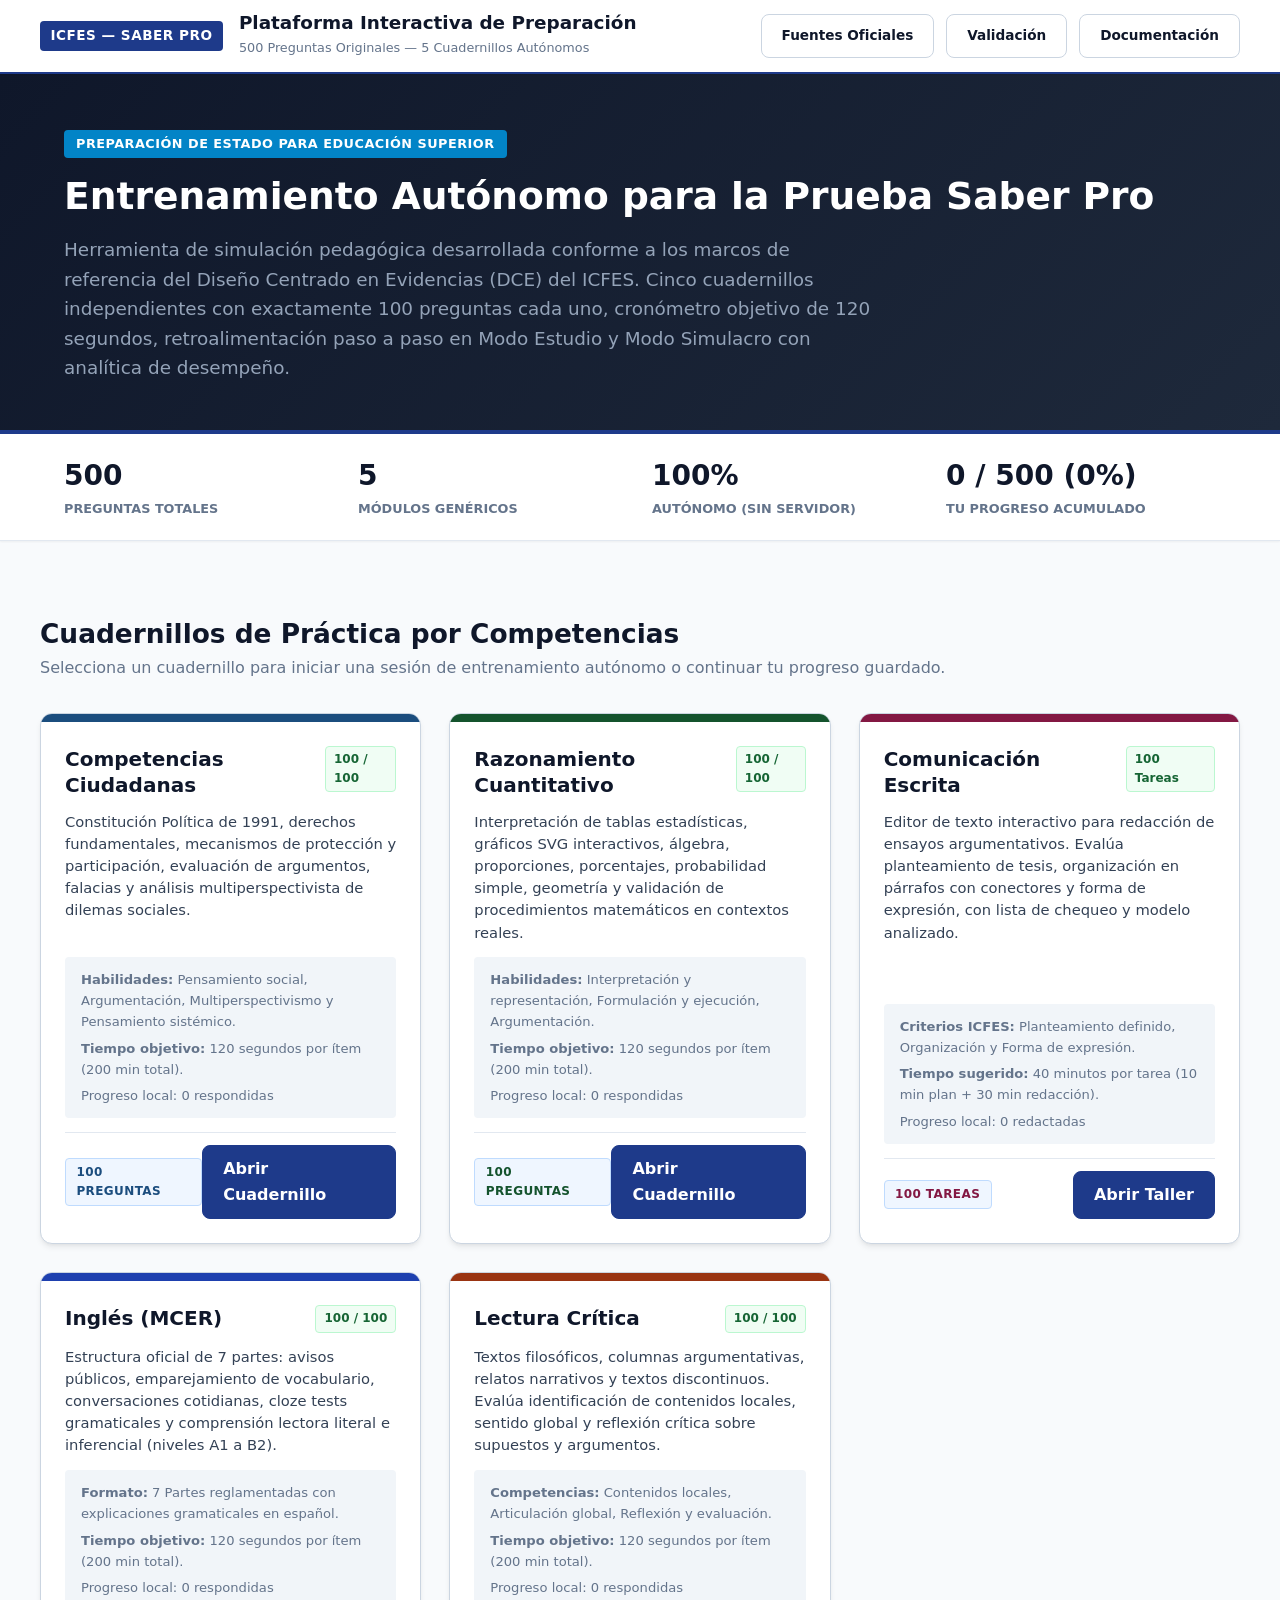
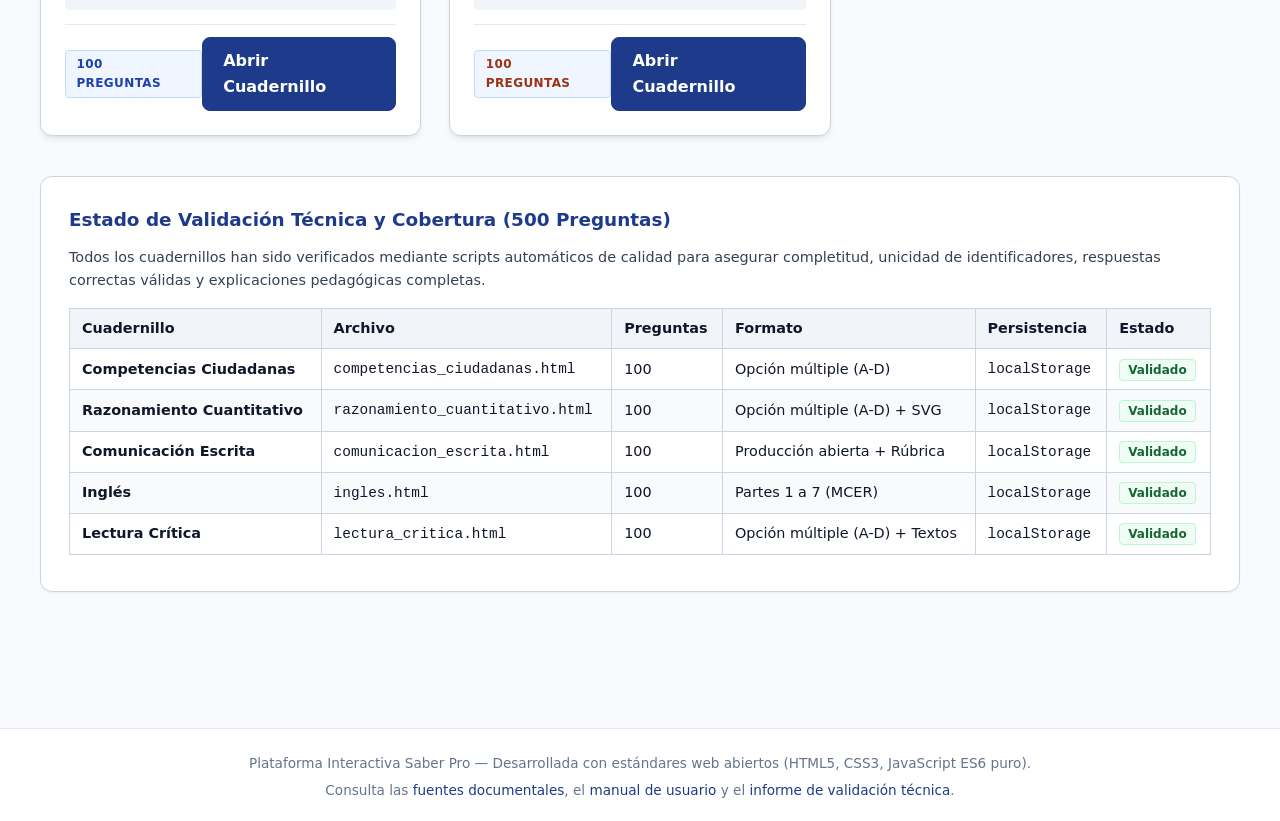
<file: index.html>
<!DOCTYPE html>
<html lang="es">
<head>
  <meta charset="UTF-8">
  <meta name="viewport" content="width=device-width, initial-scale=1.0">
  <title>Plataforma Interactiva Saber Pro — 500 Preguntas</title>
  <link rel="stylesheet" href="css/styles.css">
  <style>
    /* Estilos específicos de la página principal */
    .hero-section {
      background: linear-gradient(135deg, #0f172a 0%, #1e293b 100%);
      color: #ffffff;
      padding: 3.5rem 0 3rem;
      border-bottom: 4px solid var(--theme-primary);
    }
    .hero-badge {
      display: inline-block;
      background: #0284c7;
      color: #ffffff;
      font-size: 0.8rem;
      font-weight: 700;
      padding: 0.25rem 0.75rem;
      border-radius: var(--radius-sm);
      text-transform: uppercase;
      letter-spacing: 0.5px;
      margin-bottom: 1rem;
    }
    .hero-title {
      font-size: 2.35rem;
      font-weight: 900;
      line-height: 1.2;
      margin-bottom: 1rem;
    }
    .hero-subtitle {
      font-size: 1.15rem;
      color: #94a3b8;
      max-width: 820px;
      line-height: 1.6;
    }

    .stats-bar-banner {
      background: #ffffff;
      border-bottom: 1px solid var(--border-light);
      padding: 1.25rem 0;
      box-shadow: var(--shadow-sm);
    }
    .stats-bar-grid {
      display: grid;
      grid-template-columns: repeat(auto-fit, minmax(200px, 1fr));
      gap: 1.5rem;
    }
    .stat-banner-item {
      display: flex;
      flex-direction: column;
    }
    .stat-banner-val {
      font-size: 1.75rem;
      font-weight: 800;
      color: #0f172a;
    }
    .stat-banner-label {
      font-size: 0.8rem;
      font-weight: 600;
      color: var(--text-muted);
      text-transform: uppercase;
    }

    /* Tarjetas de Cuadernillos */
    .modules-section {
      padding: 3rem 0;
    }
    .section-title-box {
      margin-bottom: 2rem;
    }
    .section-title {
      font-size: 1.65rem;
      font-weight: 800;
      color: var(--text-main);
    }
    .section-desc {
      color: var(--text-muted);
      font-size: 1rem;
    }

    .modules-grid {
      display: grid;
      grid-template-columns: repeat(auto-fit, minmax(320px, 1fr));
      gap: 1.75rem;
    }

    .module-card {
      background: var(--bg-surface);
      border-radius: var(--radius-lg);
      border: 1px solid var(--border-medium);
      box-shadow: var(--shadow-md);
      display: flex;
      flex-direction: column;
      overflow: hidden;
      transition: transform 0.2s ease, box-shadow 0.2s ease;
      position: relative;
    }
    .module-card:hover {
      transform: translateY(-4px);
      box-shadow: var(--shadow-lg);
    }

    .card-stripe {
      height: 8px;
      width: 100%;
    }
    .stripe-ciudadanas { background: var(--module-ciud); }
    .stripe-cuantitativo { background: var(--module-cuant); }
    .stripe-escrita { background: var(--module-escr); }
    .stripe-ingles { background: var(--module-ing); }
    .stripe-critica { background: var(--module-crit); }

    .module-card-body {
      padding: 1.5rem;
      display: flex;
      flex-direction: column;
      flex: 1;
      gap: 0.85rem;
    }

    .module-card-header {
      display: flex;
      justify-content: space-between;
      align-items: flex-start;
      gap: 0.5rem;
    }
    .module-card-title {
      font-size: 1.25rem;
      font-weight: 700;
      color: var(--text-main);
      line-height: 1.3;
    }
    .module-card-desc {
      font-size: 0.92rem;
      color: var(--text-secondary);
      line-height: 1.5;
    }

    .module-meta-list {
      display: flex;
      flex-direction: column;
      gap: 0.35rem;
      font-size: 0.82rem;
      color: var(--text-muted);
      background: var(--bg-subtle);
      padding: 0.75rem 1rem;
      border-radius: var(--radius-sm);
      margin-top: auto;
    }

    .module-progress-box {
      margin-top: 0.5rem;
    }

    .card-action-bar {
      padding-top: 0.75rem;
      border-top: 1px solid var(--border-light);
      display: flex;
      justify-content: space-between;
      align-items: center;
    }

    .badge-status {
      font-size: 0.75rem;
      font-weight: 600;
      padding: 0.2rem 0.5rem;
      border-radius: 4px;
      background: #f0fdf4;
      color: #166534;
      border: 1px solid #bbf7d0;
    }

    /* Tabla de Validación de los 5 Cuadernillos */
    .validation-table-box {
      background: var(--bg-surface);
      border-radius: var(--radius-lg);
      border: 1px solid var(--border-medium);
      padding: 1.75rem;
      margin: 2.5rem 0;
      box-shadow: var(--shadow-sm);
    }
  </style>
</head>
<body>

  <!-- Cabecera Institucional Superior -->
  <header class="site-header">
    <div class="container header-inner">
      <div class="brand-wrapper">
        <span class="brand-badge">ICFES — SABER PRO</span>
        <div>
          <h1 class="brand-title">Plataforma Interactiva de Preparación</h1>
          <span class="brand-subtitle">500 Preguntas Originales — 5 Cuadernillos Autónomos</span>
        </div>
      </div>
      <div class="header-controls">
        <a href="fuentes.md" class="btn-nav" style="font-size:0.85rem;" target="_blank">Fuentes Oficiales</a>
        <a href="validacion.md" class="btn-nav" style="font-size:0.85rem;" target="_blank">Validación</a>
        <a href="README.md" class="btn-nav" style="font-size:0.85rem;" target="_blank">Documentación</a>
      </div>
    </div>
  </header>

  <!-- Banner Hero Principal -->
  <section class="hero-section">
    <div class="container">
      <span class="hero-badge">Preparación de Estado para Educación Superior</span>
      <h2 class="hero-title">Entrenamiento Autónomo para la Prueba Saber Pro</h2>
      <p class="hero-subtitle">
        Herramienta de simulación pedagógica desarrollada conforme a los marcos de referencia del Diseño Centrado en Evidencias (DCE) del ICFES. 
        Cinco cuadernillos independientes con exactamente 100 preguntas cada uno, cronómetro objetivo de 120 segundos, 
        retroalimentación paso a paso en Modo Estudio y Modo Simulacro con analítica de desempeño.
      </p>
    </div>
  </section>

  <!-- Barra de Estadísticas y Avance Global -->
  <section class="stats-bar-banner">
    <div class="container stats-bar-grid">
      <div class="stat-banner-item">
        <span class="stat-banner-val">500</span>
        <span class="stat-banner-label">Preguntas Totales</span>
      </div>
      <div class="stat-banner-item">
        <span class="stat-banner-val">5</span>
        <span class="stat-banner-label">Módulos Genéricos</span>
      </div>
      <div class="stat-banner-item">
        <span class="stat-banner-val">100%</span>
        <span class="stat-banner-label">Autónomo (Sin Servidor)</span>
      </div>
      <div class="stat-banner-item">
        <span class="stat-banner-val" id="global-progress-number">0 / 500</span>
        <span class="stat-banner-label">Tu Progreso Acumulado</span>
      </div>
    </div>
  </section>

  <!-- Contenido Principal: Cuadernillos -->
  <main class="main-content">
    <div class="container modules-section">
      <div class="section-title-box">
        <h3 class="section-title">Cuadernillos de Práctica por Competencias</h3>
        <p class="section-desc">Selecciona un cuadernillo para iniciar una sesión de entrenamiento autónomo o continuar tu progreso guardado.</p>
      </div>

      <div class="modules-grid">

        <!-- Cuadernillo 1: Competencias Ciudadanas -->
        <article class="module-card">
          <div class="card-stripe stripe-ciudadanas"></div>
          <div class="module-card-body">
            <div class="module-card-header">
              <h4 class="module-card-title">Competencias Ciudadanas</h4>
              <span class="badge-status">100 / 100</span>
            </div>
            <p class="module-card-desc">
              Constitución Política de 1991, derechos fundamentales, mecanismos de protección y participación, 
              evaluación de argumentos, falacias y análisis multiperspectivista de dilemas sociales.
            </p>
            <div class="module-meta-list">
              <div><strong>Habilidades:</strong> Pensamiento social, Argumentación, Multiperspectivismo y Pensamiento sistémico.</div>
              <div><strong>Tiempo objetivo:</strong> 120 segundos por ítem (200 min total).</div>
              <div id="status-ciud">Progreso local: 0 respondidas</div>
            </div>
            <div class="card-action-bar">
              <span class="badge badge-module" style="color:var(--module-ciud);">100 Preguntas</span>
              <a href="competencias_ciudadanas.html" class="btn-nav btn-primary">Abrir Cuadernillo</a>
            </div>
          </div>
        </article>

        <!-- Cuadernillo 2: Razonamiento Cuantitativo -->
        <article class="module-card">
          <div class="card-stripe stripe-cuantitativo"></div>
          <div class="module-card-body">
            <div class="module-card-header">
              <h4 class="module-card-title">Razonamiento Cuantitativo</h4>
              <span class="badge-status">100 / 100</span>
            </div>
            <p class="module-card-desc">
              Interpretación de tablas estadísticas, gráficos SVG interactivos, álgebra, proporciones, porcentajes, 
              probabilidad simple, geometría y validación de procedimientos matemáticos en contextos reales.
            </p>
            <div class="module-meta-list">
              <div><strong>Habilidades:</strong> Interpretación y representación, Formulación y ejecución, Argumentación.</div>
              <div><strong>Tiempo objetivo:</strong> 120 segundos por ítem (200 min total).</div>
              <div id="status-cuant">Progreso local: 0 respondidas</div>
            </div>
            <div class="card-action-bar">
              <span class="badge badge-module" style="color:var(--module-cuant);">100 Preguntas</span>
              <a href="razonamiento_cuantitativo.html" class="btn-nav btn-primary">Abrir Cuadernillo</a>
            </div>
          </div>
        </article>

        <!-- Cuadernillo 3: Comunicación Escrita -->
        <article class="module-card">
          <div class="card-stripe stripe-escrita"></div>
          <div class="module-card-body">
            <div class="module-card-header">
              <h4 class="module-card-title">Comunicación Escrita</h4>
              <span class="badge-status">100 Tareas</span>
            </div>
            <p class="module-card-desc">
              Editor de texto interactivo para redacción de ensayos argumentativos. Evalúa planteamiento de tesis, 
              organización en párrafos con conectores y forma de expresión, con lista de chequeo y modelo analizado.
            </p>
            <div class="module-meta-list">
              <div><strong>Criterios ICFES:</strong> Planteamiento definido, Organización y Forma de expresión.</div>
              <div><strong>Tiempo sugerido:</strong> 40 minutos por tarea (10 min plan + 30 min redacción).</div>
              <div id="status-escr">Progreso local: 0 redactadas</div>
            </div>
            <div class="card-action-bar">
              <span class="badge badge-module" style="color:var(--module-escr);">100 Tareas</span>
              <a href="comunicacion_escrita.html" class="btn-nav btn-primary">Abrir Taller</a>
            </div>
          </div>
        </article>

        <!-- Cuadernillo 4: Inglés -->
        <article class="module-card">
          <div class="card-stripe stripe-ingles"></div>
          <div class="module-card-body">
            <div class="module-card-header">
              <h4 class="module-card-title">Inglés (MCER)</h4>
              <span class="badge-status">100 / 100</span>
            </div>
            <p class="module-card-desc">
              Estructura oficial de 7 partes: avisos públicos, emparejamiento de vocabulario, conversaciones cotidianas, 
              cloze tests gramaticales y comprensión lectora literal e inferencial (niveles A1 a B2).
            </p>
            <div class="module-meta-list">
              <div><strong>Formato:</strong> 7 Partes reglamentadas con explicaciones gramaticales en español.</div>
              <div><strong>Tiempo objetivo:</strong> 120 segundos por ítem (200 min total).</div>
              <div id="status-ing">Progreso local: 0 respondidas</div>
            </div>
            <div class="card-action-bar">
              <span class="badge badge-module" style="color:var(--module-ing);">100 Preguntas</span>
              <a href="ingles.html" class="btn-nav btn-primary">Abrir Cuadernillo</a>
            </div>
          </div>
        </article>

        <!-- Cuadernillo 5: Lectura Crítica -->
        <article class="module-card">
          <div class="card-stripe stripe-critica"></div>
          <div class="module-card-body">
            <div class="module-card-header">
              <h4 class="module-card-title">Lectura Crítica</h4>
              <span class="badge-status">100 / 100</span>
            </div>
            <p class="module-card-desc">
              Textos filosóficos, columnas argumentativas, relatos narrativos y textos discontinuos. 
              Evalúa identificación de contenidos locales, sentido global y reflexión crítica sobre supuestos y argumentos.
            </p>
            <div class="module-meta-list">
              <div><strong>Competencias:</strong> Contenidos locales, Articulación global, Reflexión y evaluación.</div>
              <div><strong>Tiempo objetivo:</strong> 120 segundos por ítem (200 min total).</div>
              <div id="status-crit">Progreso local: 0 respondidas</div>
            </div>
            <div class="card-action-bar">
              <span class="badge badge-module" style="color:var(--module-crit);">100 Preguntas</span>
              <a href="lectura_critica.html" class="btn-nav btn-primary">Abrir Cuadernillo</a>
            </div>
          </div>
        </article>

      </div>

      <!-- Cuadro de Validación y Calidad Técnica -->
      <section class="validation-table-box">
        <h4 style="font-size:1.15rem; font-weight:700; margin-bottom:0.75rem; color:var(--theme-primary);">
          Estado de Validación Técnica y Cobertura (500 Preguntas)
        </h4>
        <p style="font-size:0.9rem; color:var(--text-secondary); margin-bottom:1rem;">
          Todos los cuadernillos han sido verificados mediante scripts automáticos de calidad para asegurar completitud, 
          unicidad de identificadores, respuestas correctas válidas y explicaciones pedagógicas completas.
        </p>

        <table class="data-table">
          <thead>
            <tr>
              <th>Cuadernillo</th>
              <th>Archivo</th>
              <th>Preguntas</th>
              <th>Formato</th>
              <th>Persistencia</th>
              <th>Estado</th>
            </tr>
          </thead>
          <tbody>
            <tr>
              <td><strong>Competencias Ciudadanas</strong></td>
              <td><code>competencias_ciudadanas.html</code></td>
              <td>100</td>
              <td>Opción múltiple (A-D)</td>
              <td><code>localStorage</code></td>
              <td><span class="badge-status">Validado</span></td>
            </tr>
            <tr>
              <td><strong>Razonamiento Cuantitativo</strong></td>
              <td><code>razonamiento_cuantitativo.html</code></td>
              <td>100</td>
              <td>Opción múltiple (A-D) + SVG</td>
              <td><code>localStorage</code></td>
              <td><span class="badge-status">Validado</span></td>
            </tr>
            <tr>
              <td><strong>Comunicación Escrita</strong></td>
              <td><code>comunicacion_escrita.html</code></td>
              <td>100</td>
              <td>Producción abierta + Rúbrica</td>
              <td><code>localStorage</code></td>
              <td><span class="badge-status">Validado</span></td>
            </tr>
            <tr>
              <td><strong>Inglés</strong></td>
              <td><code>ingles.html</code></td>
              <td>100</td>
              <td>Partes 1 a 7 (MCER)</td>
              <td><code>localStorage</code></td>
              <td><span class="badge-status">Validado</span></td>
            </tr>
            <tr>
              <td><strong>Lectura Crítica</strong></td>
              <td><code>lectura_critica.html</code></td>
              <td>100</td>
              <td>Opción múltiple (A-D) + Textos</td>
              <td><code>localStorage</code></td>
              <td><span class="badge-status">Validado</span></td>
            </tr>
          </tbody>
        </table>
      </section>

    </div>
  </main>

  <!-- Pie de Página Institucional -->
  <footer class="site-footer">
    <div class="container">
      <p>Plataforma Interactiva Saber Pro — Desarrollada con estándares web abiertos (HTML5, CSS3, JavaScript ES6 puro).</p>
      <p style="margin-top:0.35rem;">
        Consulta las <a href="fuentes.md" target="_blank">fuentes documentales</a>, el <a href="README.md" target="_blank">manual de usuario</a> 
        y el <a href="validacion.md" target="_blank">informe de validación técnica</a>.
      </p>
    </div>
  </footer>

  <!-- Script para leer progreso acumulado en localStorage -->
  <script>
    document.addEventListener('DOMContentLoaded', () => {
      const modules = [
        { key: 'saber_pro_ciudadanas_v1', idElem: 'status-ciud', label: 'respondidas' },
        { key: 'saber_pro_cuantitativo_v1', idElem: 'status-cuant', label: 'respondidas' },
        { key: 'saber_pro_escrita_v1', idElem: 'status-escr', label: 'redactadas' },
        { key: 'saber_pro_ingles_v1', idElem: 'status-ing', label: 'respondidas' },
        { key: 'saber_pro_critica_v1', idElem: 'status-crit', label: 'respondidas' }
      ];

      let totalAnswered = 0;

      modules.forEach(m => {
        try {
          const raw = localStorage.getItem(m.key);
          if (raw) {
            const data = JSON.parse(raw);
            const count = Object.keys(data.answers || {}).length;
            totalAnswered += count;
            const el = document.getElementById(m.idElem);
            if (el) {
              el.innerHTML = `<strong>Progreso local:</strong> ${count} de 100 ${m.label} (${count}%)`;
            }
          }
        } catch (e) {
          console.warn('Error leyendo progreso:', e);
        }
      });

      const globalProgressEl = document.getElementById('global-progress-number');
      if (globalProgressEl) {
        const pct = Math.round((totalAnswered / 500) * 100);
        globalProgressEl.textContent = `${totalAnswered} / 500 (${pct}%)`;
      }
    });
  </script>
</body>
</html>
</file>
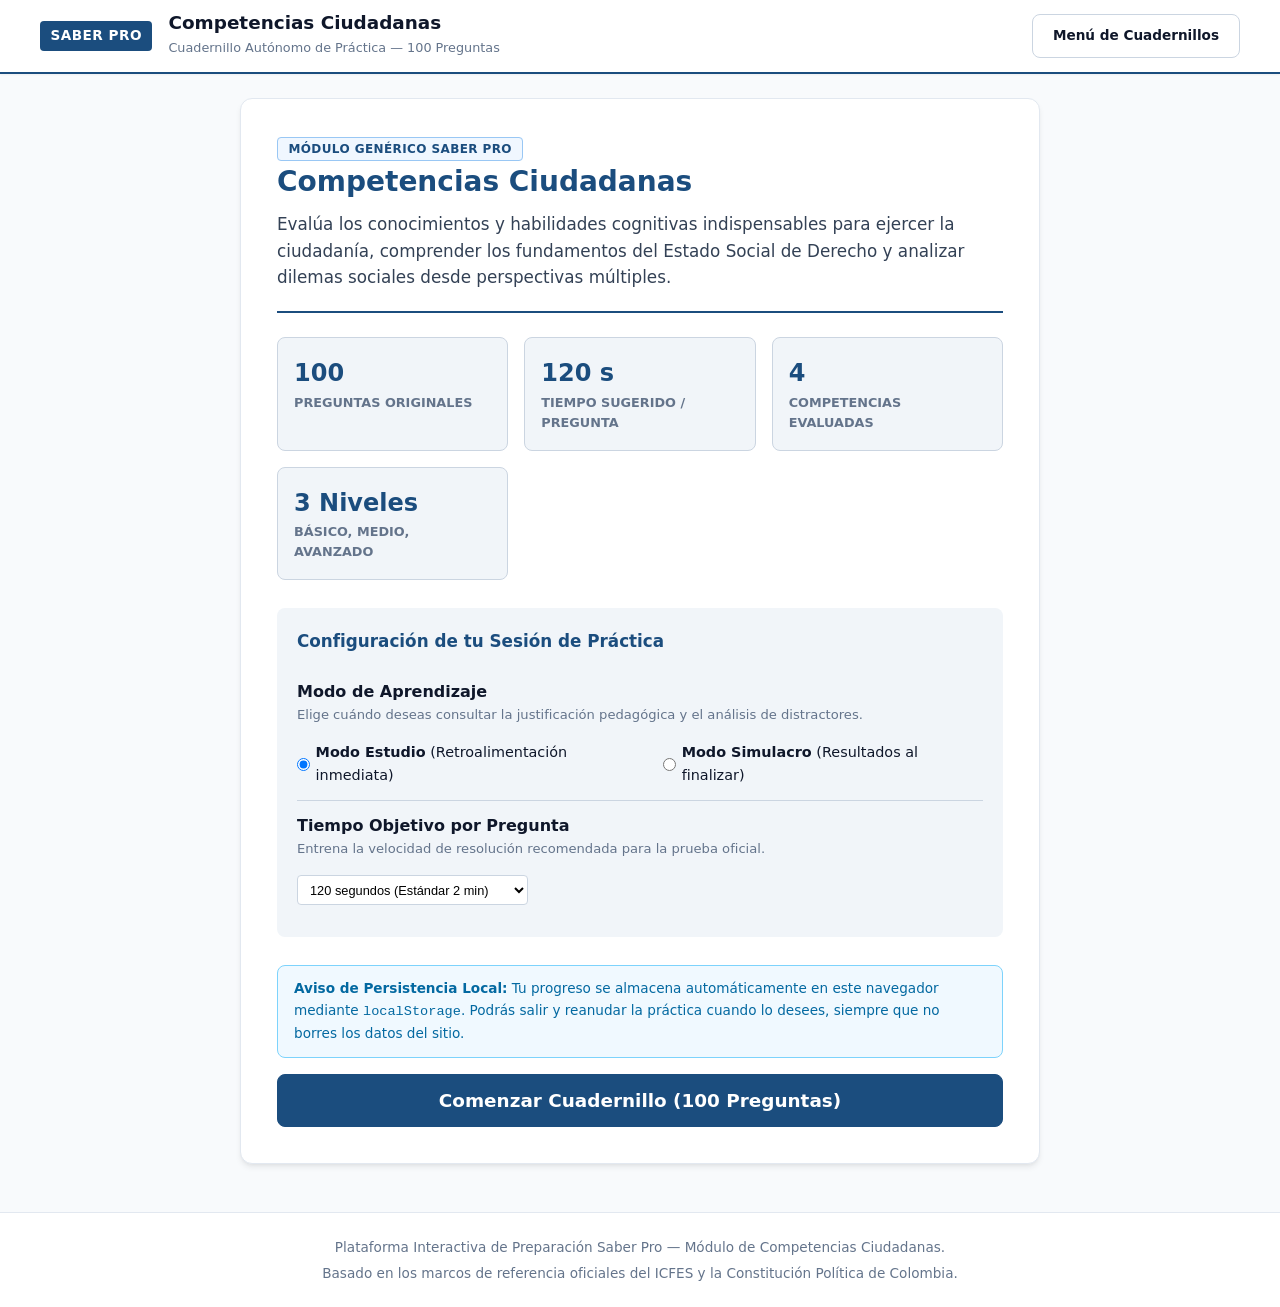
<file: competencias_ciudadanas.html>
<!DOCTYPE html>
<html lang="es">
<head>
  <meta charset="UTF-8">
  <meta name="viewport" content="width=device-width, initial-scale=1.0">
  <title>Competencias Ciudadanas — Saber Pro 100 Preguntas</title>
  <link rel="stylesheet" href="css/styles.css">
</head>
<body class="theme-ciudadanas">

  <!-- Cabecera Institucional Superior -->
  <header class="site-header">
    <div class="container header-inner">
      <div class="brand-wrapper">
        <a href="index.html" class="brand-badge" title="Volver al menú principal">SABER PRO</a>
        <div>
          <h1 class="brand-title">Competencias Ciudadanas</h1>
          <span class="brand-subtitle">Cuadernillo Autónomo de Práctica — 100 Preguntas</span>
        </div>
      </div>
      <div class="header-controls">
        <a href="index.html" class="btn-nav" style="font-size:0.85rem;">Menú de Cuadernillos</a>
      </div>
    </div>
  </header>

  <!-- Barra de Cronómetro y Progreso -->
  <div id="timer-bar-wrapper" class="timer-bar-wrapper" style="display:none;">
    <div class="container timer-bar">
      <div class="timer-box">
        <span class="timer-label">Tiempo</span>
        <span id="timer-display" class="timer-display">02:00</span>
        <div class="timer-controls-btns">
          <button id="btn-pause-timer" class="btn-icon" title="Pausar o reanudar el cronómetro">Pausar</button>
        </div>
      </div>

      <div class="progress-info-group">
        <div class="progress-text-row">
          <span id="progress-text">0 de 100 respondidas (0%)</span>
          <span style="font-size:0.75rem; color:var(--text-muted);">Referencia total: 200 min</span>
        </div>
        <div class="progress-track">
          <div id="progress-fill" class="progress-fill"></div>
        </div>
        <div class="time-track">
          <div id="time-fill" class="time-fill"></div>
        </div>
      </div>

      <div class="header-action-group">
        <button id="btn-finish" class="btn-nav btn-finish">Finalizar</button>
      </div>
    </div>
  </div>

  <!-- Contenido Principal -->
  <main class="main-content">
    <div class="container">

      <!-- VISTA INICIAL: Pantalla de Bienvenida y Configuración -->
      <section id="start-view" class="view-panel start-view">
        <div class="start-header">
          <span class="badge badge-module">Módulo Genérico Saber Pro</span>
          <h2 class="start-title">Competencias Ciudadanas</h2>
          <p class="start-desc">
            Evalúa los conocimientos y habilidades cognitivas indispensables para ejercer la ciudadanía, 
            comprender los fundamentos del Estado Social de Derecho y analizar dilemas sociales desde perspectivas múltiples.
          </p>
        </div>

        <div id="resume-session-box"></div>

        <div class="info-cards-grid">
          <div class="info-card">
            <div class="info-card-val">100</div>
            <div class="info-card-label">Preguntas Originales</div>
          </div>
          <div class="info-card">
            <div class="info-card-val">120 s</div>
            <div class="info-card-label">Tiempo Sugerido / Pregunta</div>
          </div>
          <div class="info-card">
            <div class="info-card-val">4</div>
            <div class="info-card-label">Competencias Evaluadas</div>
          </div>
          <div class="info-card">
            <div class="info-card-val">3 Niveles</div>
            <div class="info-card-label">Básico, Medio, Avanzado</div>
          </div>
        </div>

        <div class="config-section">
          <h3 style="margin-bottom:0.75rem; font-size:1.05rem; color:var(--theme-primary);">Configuración de tu Sesión de Práctica</h3>
          
          <div class="config-row">
            <div>
              <div class="config-label">Modo de Aprendizaje</div>
              <div class="config-desc">Elige cuándo deseas consultar la justificación pedagógica y el análisis de distractores.</div>
            </div>
            <div style="display:flex; gap:1rem;">
              <label style="display:flex; align-items:center; gap:0.35rem; font-size:0.9rem; cursor:pointer;">
                <input type="radio" name="quiz-mode" value="study" checked>
                <span><strong>Modo Estudio</strong> (Retroalimentación inmediata)</span>
              </label>
              <label style="display:flex; align-items:center; gap:0.35rem; font-size:0.9rem; cursor:pointer;">
                <input type="radio" name="quiz-mode" value="simulacro">
                <span><strong>Modo Simulacro</strong> (Resultados al finalizar)</span>
              </label>
            </div>
          </div>

          <div class="config-row">
            <div>
              <div class="config-label">Tiempo Objetivo por Pregunta</div>
              <div class="config-desc">Entrena la velocidad de resolución recomendada para la prueba oficial.</div>
            </div>
            <div>
              <select id="select-target-time" class="filter-select" style="min-width:180px;">
                <option value="120" selected>120 segundos (Estándar 2 min)</option>
                <option value="90">90 segundos (Práctica Rápida)</option>
                <option value="180">180 segundos (Práctica Pausada)</option>
                <option value="0">Sin límite de tiempo</option>
              </select>
            </div>
          </div>
        </div>

        <div class="notice-box">
          <strong>Aviso de Persistencia Local:</strong> Tu progreso se almacena automáticamente en este navegador mediante <code>localStorage</code>. 
          Podrás salir y reanudar la práctica cuando lo desees, siempre que no borres los datos del sitio.
        </div>

        <button id="btn-start-quiz" class="btn-nav btn-primary btn-cta">Comenzar Cuadernillo (100 Preguntas)</button>
      </section>

      <!-- VISTA DEL CUADERNILLO ACTIVO -->
      <section id="quiz-view" class="quiz-layout" style="display:none;">
        <div id="review-banner" style="display:none; grid-column: 1 / -1;"></div>

        <!-- Columna Izquierda: Tarjeta de Pregunta -->
        <div class="question-card" id="question-card">
          <div class="question-meta-bar">
            <div class="meta-badges">
              <span id="question-number" class="badge" style="background:var(--text-main); color:#fff;">Pregunta 1 de 100</span>
              <span id="badge-competencia" class="badge badge-module">Pensamiento social</span>
              <span id="badge-dificultad" class="badge badge-difficulty-intermedio">Intermedio</span>
              <span id="badge-part" class="badge badge-part" style="display:none;"></span>
            </div>
            <div>
              <button id="btn-flag" class="btn-flag">Marcar para revisar</button>
            </div>
          </div>

          <!-- Contexto o Caso Ciudadano -->
          <div id="question-context" class="question-context-box" style="display:none;"></div>

          <!-- Gráficos o Tablas -->
          <div id="question-graphic" class="graphic-container" style="display:none;"></div>

          <!-- Enunciado de la Pregunta -->
          <div id="question-prompt" class="question-prompt"></div>

          <!-- Opciones de Respuesta -->
          <div id="options-container" class="options-group" role="radiogroup" aria-label="Opciones de respuesta"></div>

          <!-- Tarjeta de Retroalimentación -->
          <div id="feedback-card" class="feedback-card" style="display:none;"></div>

          <!-- Barra de Navegación Inferior -->
          <div class="question-actions-bar">
            <button id="btn-prev" class="btn-nav">Anterior</button>
            <div style="display:flex; gap:0.5rem;">
              <button id="btn-next" class="btn-nav btn-primary">Siguiente</button>
            </div>
          </div>
        </div>

        <!-- Columna Derecha: Barra Lateral con Filtros y Cuadrícula -->
        <aside class="sidebar-panel">
          <div class="sidebar-title">
            <span>Navegación de Preguntas</span>
            <span style="font-size:0.8rem; color:var(--text-muted);">100 Ítems</span>
          </div>

          <div class="stats-legend">
            <div class="legend-item"><span class="legend-dot dot-answered"></span> Respondida</div>
            <div class="legend-item"><span class="legend-dot dot-pending"></span> Pendiente</div>
            <div class="legend-item"><span class="legend-dot dot-flagged"></span> Marcada</div>
            <div class="legend-item"><span class="legend-dot dot-current"></span> Actual</div>
          </div>

          <div class="filter-group">
            <label for="filter-skill">Filtrar por Competencia:</label>
            <select id="filter-skill" class="filter-select">
              <option value="all">Todas las competencias</option>
            </select>
          </div>

          <div class="filter-group">
            <label for="filter-difficulty">Filtrar por Dificultad:</label>
            <select id="filter-difficulty" class="filter-select">
              <option value="all">Todas las dificultades</option>
              <option value="Básico">Básico</option>
              <option value="Intermedio">Intermedio</option>
              <option value="Avanzado">Avanzado</option>
            </select>
          </div>

          <div id="question-grid" class="question-grid" aria-label="Cuadrícula de 100 preguntas"></div>
        </aside>
      </section>

      <!-- VISTA DE RESULTADOS -->
      <section id="results-view" style="display:none;"></section>

    </div>
  </main>

  <!-- Modal Accesible de Confirmación para Finalizar -->
  <div id="finish-modal" class="modal-overlay" role="dialog" aria-modal="true" aria-labelledby="modal-title">
    <div class="modal-dialog">
      <h3 id="modal-title" class="modal-title">¿Deseas finalizar este cuadernillo?</h3>
      <div id="modal-summary" class="modal-body"></div>
      <div class="modal-actions">
        <button id="btn-cancel-finish" class="btn-nav">Continuar practicando</button>
        <button id="btn-confirm-finish" class="btn-nav btn-primary">Sí, finalizar y ver informe</button>
      </div>
    </div>
  </div>

  <footer class="site-footer">
    <div class="container">
      <p>Plataforma Interactiva de Preparación Saber Pro — Módulo de Competencias Ciudadanas.</p>
      <p style="margin-top:0.25rem;">Basado en los marcos de referencia oficiales del ICFES y la Constitución Política de Colombia.</p>
    </div>
  </footer>

  <!-- Scripts -->
  <script src="js/data/competencias_ciudadanas.js"></script>
  <script src="js/app.js"></script>
  <script>
    document.addEventListener('DOMContentLoaded', () => {
      if (window.PREGUNTAS_COMPETENCIAS_CIUDADANAS && window.SaberProQuiz) {
        new window.SaberProQuiz({
          moduleId: 'ciudadanas',
          moduleName: 'Competencias Ciudadanas',
          questions: window.PREGUNTAS_COMPETENCIAS_CIUDADANAS,
          isWritingModule: false
        });
      } else {
        console.error('Error al cargar datos de Competencias Ciudadanas.');
      }
    });
  </script>
</body>
</html>
</file>
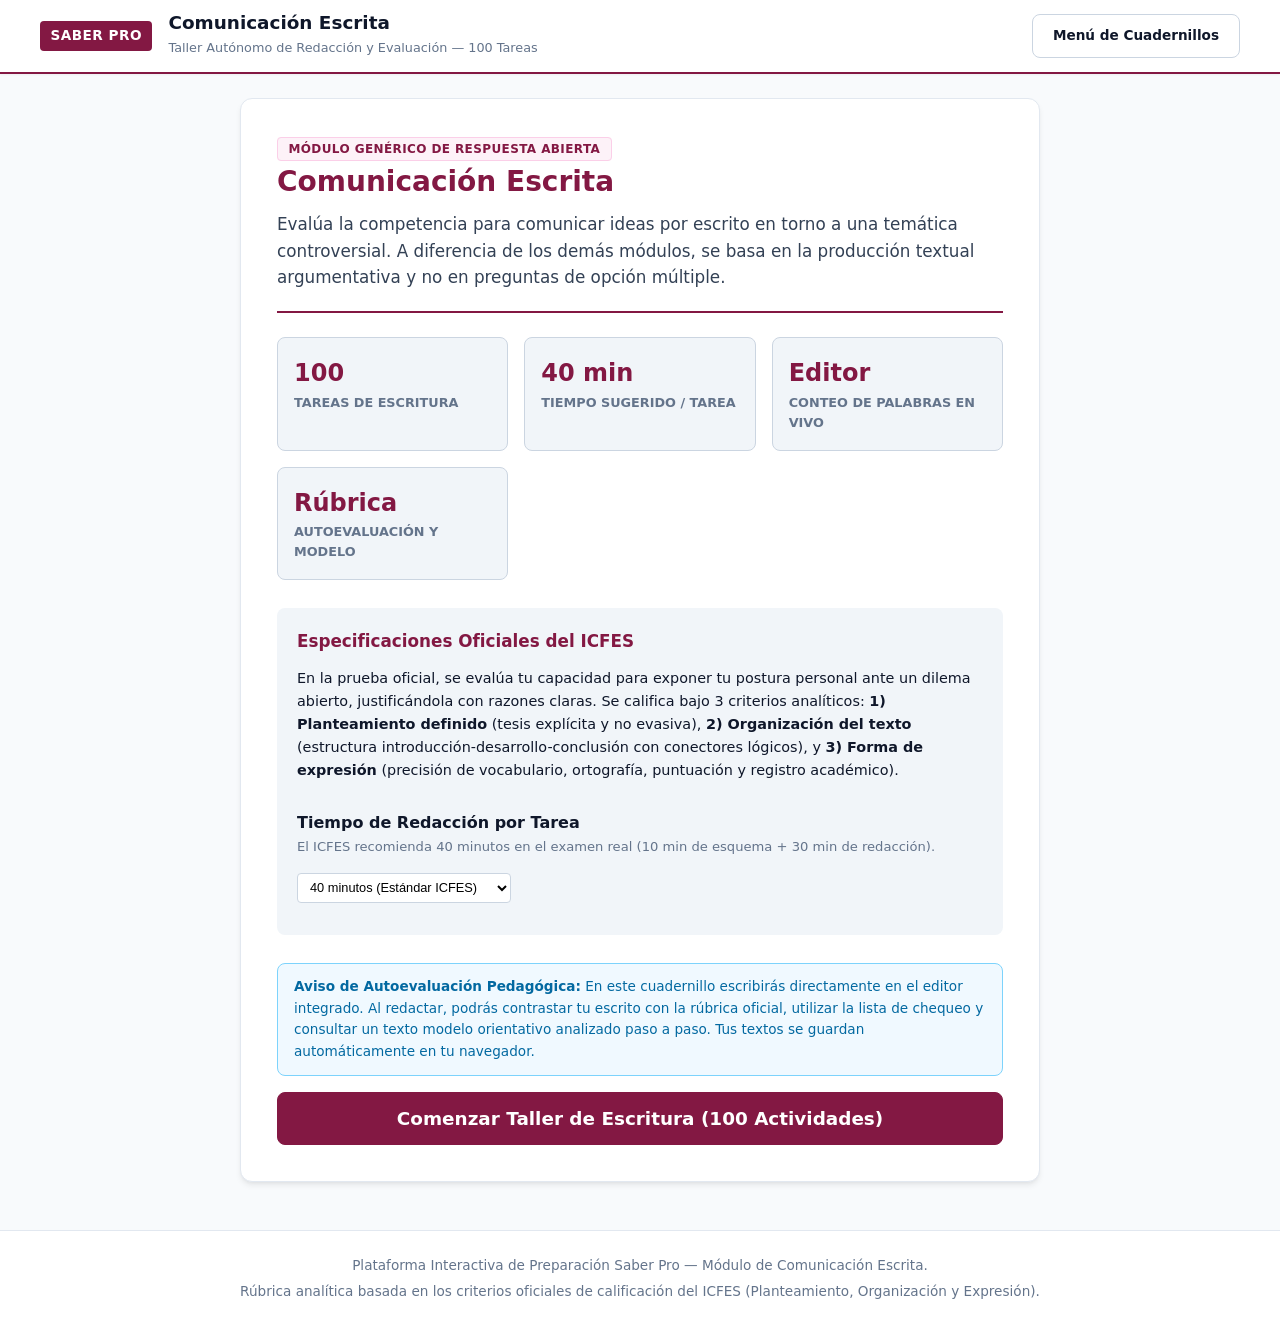
<file: comunicacion_escrita.html>
<!DOCTYPE html>
<html lang="es">
<head>
  <meta charset="UTF-8">
  <meta name="viewport" content="width=device-width, initial-scale=1.0">
  <title>Comunicación Escrita — Saber Pro 100 Actividades</title>
  <link rel="stylesheet" href="css/styles.css">
</head>
<body class="theme-escrita">

  <!-- Cabecera Institucional Superior -->
  <header class="site-header">
    <div class="container header-inner">
      <div class="brand-wrapper">
        <a href="index.html" class="brand-badge" title="Volver al menú principal">SABER PRO</a>
        <div>
          <h1 class="brand-title">Comunicación Escrita</h1>
          <span class="brand-subtitle">Taller Autónomo de Redacción y Evaluación — 100 Tareas</span>
        </div>
      </div>
      <div class="header-controls">
        <a href="index.html" class="btn-nav" style="font-size:0.85rem;">Menú de Cuadernillos</a>
      </div>
    </div>
  </header>

  <!-- Barra de Cronómetro y Progreso -->
  <div id="timer-bar-wrapper" class="timer-bar-wrapper" style="display:none;">
    <div class="container timer-bar">
      <div class="timer-box">
        <span class="timer-label">Tiempo</span>
        <span id="timer-display" class="timer-display">40:00</span>
        <div class="timer-controls-btns">
          <button id="btn-pause-timer" class="btn-icon" title="Pausar o reanudar el cronómetro">Pausar</button>
        </div>
      </div>

      <div class="progress-info-group">
        <div class="progress-text-row">
          <span id="progress-text">0 de 100 redactadas (0%)</span>
          <span style="font-size:0.75rem; color:var(--text-muted);">Sugerido ICFES: 40 min por tarea</span>
        </div>
        <div class="progress-track">
          <div id="progress-fill" class="progress-fill"></div>
        </div>
        <div class="time-track">
          <div id="time-fill" class="time-fill"></div>
        </div>
      </div>

      <div class="header-action-group">
        <button id="btn-finish" class="btn-nav btn-finish">Finalizar</button>
      </div>
    </div>
  </div>

  <!-- Contenido Principal -->
  <main class="main-content">
    <div class="container">

      <!-- VISTA INICIAL: Pantalla de Bienvenida y Configuración -->
      <section id="start-view" class="view-panel start-view">
        <div class="start-header">
          <span class="badge badge-module">Módulo Genérico de Respuesta Abierta</span>
          <h2 class="start-title">Comunicación Escrita</h2>
          <p class="start-desc">
            Evalúa la competencia para comunicar ideas por escrito en torno a una temática controversial. 
            A diferencia de los demás módulos, se basa en la producción textual argumentativa y no en preguntas de opción múltiple.
          </p>
        </div>

        <div id="resume-session-box"></div>

        <div class="info-cards-grid">
          <div class="info-card">
            <div class="info-card-val">100</div>
            <div class="info-card-label">Tareas de Escritura</div>
          </div>
          <div class="info-card">
            <div class="info-card-val">40 min</div>
            <div class="info-card-label">Tiempo Sugerido / Tarea</div>
          </div>
          <div class="info-card">
            <div class="info-card-val">Editor</div>
            <div class="info-card-label">Conteo de Palabras en Vivo</div>
          </div>
          <div class="info-card">
            <div class="info-card-val">Rúbrica</div>
            <div class="info-card-label">Autoevaluación y Modelo</div>
          </div>
        </div>

        <div class="config-section">
          <h3 style="margin-bottom:0.75rem; font-size:1.05rem; color:var(--theme-primary);">Especificaciones Oficiales del ICFES</h3>
          <p style="font-size:0.9rem; line-height:1.6; margin-bottom:1rem;">
            En la prueba oficial, se evalúa tu capacidad para exponer tu postura personal ante un dilema abierto, justificándola con razones claras. 
            Se califica bajo 3 criterios analíticos: <strong>1) Planteamiento definido</strong> (tesis explícita y no evasiva), 
            <strong>2) Organización del texto</strong> (estructura introducción-desarrollo-conclusión con conectores lógicos), y 
            <strong>3) Forma de expresión</strong> (precisión de vocabulario, ortografía, puntuación y registro académico).
          </p>

          <div class="config-row">
            <div>
              <div class="config-label">Tiempo de Redacción por Tarea</div>
              <div class="config-desc">El ICFES recomienda 40 minutos en el examen real (10 min de esquema + 30 min de redacción).</div>
            </div>
            <div>
              <select id="select-target-time" class="filter-select" style="min-width:180px;">
                <option value="2400" selected>40 minutos (Estándar ICFES)</option>
                <option value="1800">30 minutos (Práctica Intensiva)</option>
                <option value="1200">20 minutos (Esquematización)</option>
                <option value="0">Sin límite de tiempo</option>
              </select>
            </div>
          </div>
        </div>

        <div class="notice-box">
          <strong>Aviso de Autoevaluación Pedagógica:</strong> En este cuadernillo escribirás directamente en el editor integrado. 
          Al redactar, podrás contrastar tu escrito con la rúbrica oficial, utilizar la lista de chequeo y consultar un texto modelo orientativo 
          analizado paso a paso. Tus textos se guardan automáticamente en tu navegador.
        </div>

        <button id="btn-start-quiz" class="btn-nav btn-primary btn-cta">Comenzar Taller de Escritura (100 Actividades)</button>
      </section>

      <!-- VISTA DEL CUADERNILLO ACTIVO -->
      <section id="quiz-view" class="quiz-layout" style="display:none;">
        <div id="review-banner" style="display:none; grid-column: 1 / -1;"></div>

        <!-- Columna Izquierda: Tarjeta de Escritura y Editor -->
        <div class="question-card" id="question-card">
          <div class="question-meta-bar">
            <div class="meta-badges">
              <span id="question-number" class="badge" style="background:var(--text-main); color:#fff;">Actividad 1 de 100</span>
              <span id="badge-competencia" class="badge badge-module">Comunicación Escrita</span>
              <span id="badge-dificultad" class="badge badge-difficulty-intermedio">Intermedio</span>
              <span id="badge-part" class="badge badge-part" style="display:none;"></span>
            </div>
            <div>
              <button id="btn-flag" class="btn-flag">Marcar para revisar</button>
            </div>
          </div>

          <!-- Problemática y Pregunta Guía -->
          <div id="question-context" class="question-context-box"></div>
          <div id="question-prompt" class="question-prompt" style="color:var(--theme-primary);"></div>

          <!-- Sección Especial del Editor de Texto -->
          <div id="writing-section" class="writing-editor-col">
            <div class="editor-stats-bar">
              <span>Espacio de Redacción Argumentativa</span>
              <div>
                <span id="word-count">0 palabras</span> &bull; 
                <span id="char-count">0 caracteres</span>
              </div>
            </div>
            <textarea id="writing-textarea" class="editor-textarea" placeholder="Escriba aquí su texto argumentativo con introducción, desarrollo y conclusión..."></textarea>
            
            <!-- Rúbrica y Lista de Cotejo -->
            <div id="rubric-container"></div>

            <!-- Modelo Orientativo -->
            <div id="model-response-container"></div>
          </div>

          <!-- Opciones Ocultas para compatibilidad -->
          <div id="options-container" style="display:none;"></div>
          <div id="feedback-card" style="display:none;"></div>

          <!-- Barra de Navegación Inferior -->
          <div class="question-actions-bar">
            <button id="btn-prev" class="btn-nav">Anterior</button>
            <div style="display:flex; gap:0.5rem;">
              <button id="btn-next" class="btn-nav btn-primary">Siguiente</button>
            </div>
          </div>
        </div>

        <!-- Columna Derecha: Barra Lateral con Filtros y Cuadrícula -->
        <aside class="sidebar-panel">
          <div class="sidebar-title">
            <span>Navegación de Actividades</span>
            <span style="font-size:0.8rem; color:var(--text-muted);">100 Tareas</span>
          </div>

          <div class="stats-legend">
            <div class="legend-item"><span class="legend-dot dot-answered"></span> Redactada</div>
            <div class="legend-item"><span class="legend-dot dot-pending"></span> En blanco</div>
            <div class="legend-item"><span class="legend-dot dot-flagged"></span> Marcada</div>
            <div class="legend-item"><span class="legend-dot dot-current"></span> Actual</div>
          </div>

          <div class="filter-group">
            <label for="filter-difficulty">Filtrar por Dificultad:</label>
            <select id="filter-difficulty" class="filter-select">
              <option value="all">Todas las dificultades</option>
              <option value="Básico">Básico</option>
              <option value="Intermedio">Intermedio</option>
              <option value="Avanzado">Avanzado</option>
            </select>
          </div>

          <div id="question-grid" class="question-grid" aria-label="Cuadrícula de 100 actividades"></div>
        </aside>
      </section>

      <!-- VISTA DE RESULTADOS -->
      <section id="results-view" style="display:none;"></section>

    </div>
  </main>

  <!-- Modal Accesible de Confirmación para Finalizar -->
  <div id="finish-modal" class="modal-overlay" role="dialog" aria-modal="true" aria-labelledby="modal-title">
    <div class="modal-dialog">
      <h3 id="modal-title" class="modal-title">¿Deseas finalizar este taller de escritura?</h3>
      <div id="modal-summary" class="modal-body"></div>
      <div class="modal-actions">
        <button id="btn-cancel-finish" class="btn-nav">Continuar redactando</button>
        <button id="btn-confirm-finish" class="btn-nav btn-primary">Sí, finalizar e imprimir informe</button>
      </div>
    </div>
  </div>

  <footer class="site-footer">
    <div class="container">
      <p>Plataforma Interactiva de Preparación Saber Pro — Módulo de Comunicación Escrita.</p>
      <p style="margin-top:0.25rem;">Rúbrica analítica basada en los criterios oficiales de calificación del ICFES (Planteamiento, Organización y Expresión).</p>
    </div>
  </footer>

  <!-- Scripts -->
  <script src="js/data/comunicacion_escrita.js"></script>
  <script src="js/app.js"></script>
  <script>
    document.addEventListener('DOMContentLoaded', () => {
      if (window.PREGUNTAS_COMUNICACION_ESCRITA && window.SaberProQuiz) {
        new window.SaberProQuiz({
          moduleId: 'escrita',
          moduleName: 'Comunicación Escrita',
          questions: window.PREGUNTAS_COMUNICACION_ESCRITA,
          isWritingModule: true
        });
      } else {
        console.error('Error al cargar datos de Comunicación Escrita.');
      }
    });
  </script>
</body>
</html>
</file>
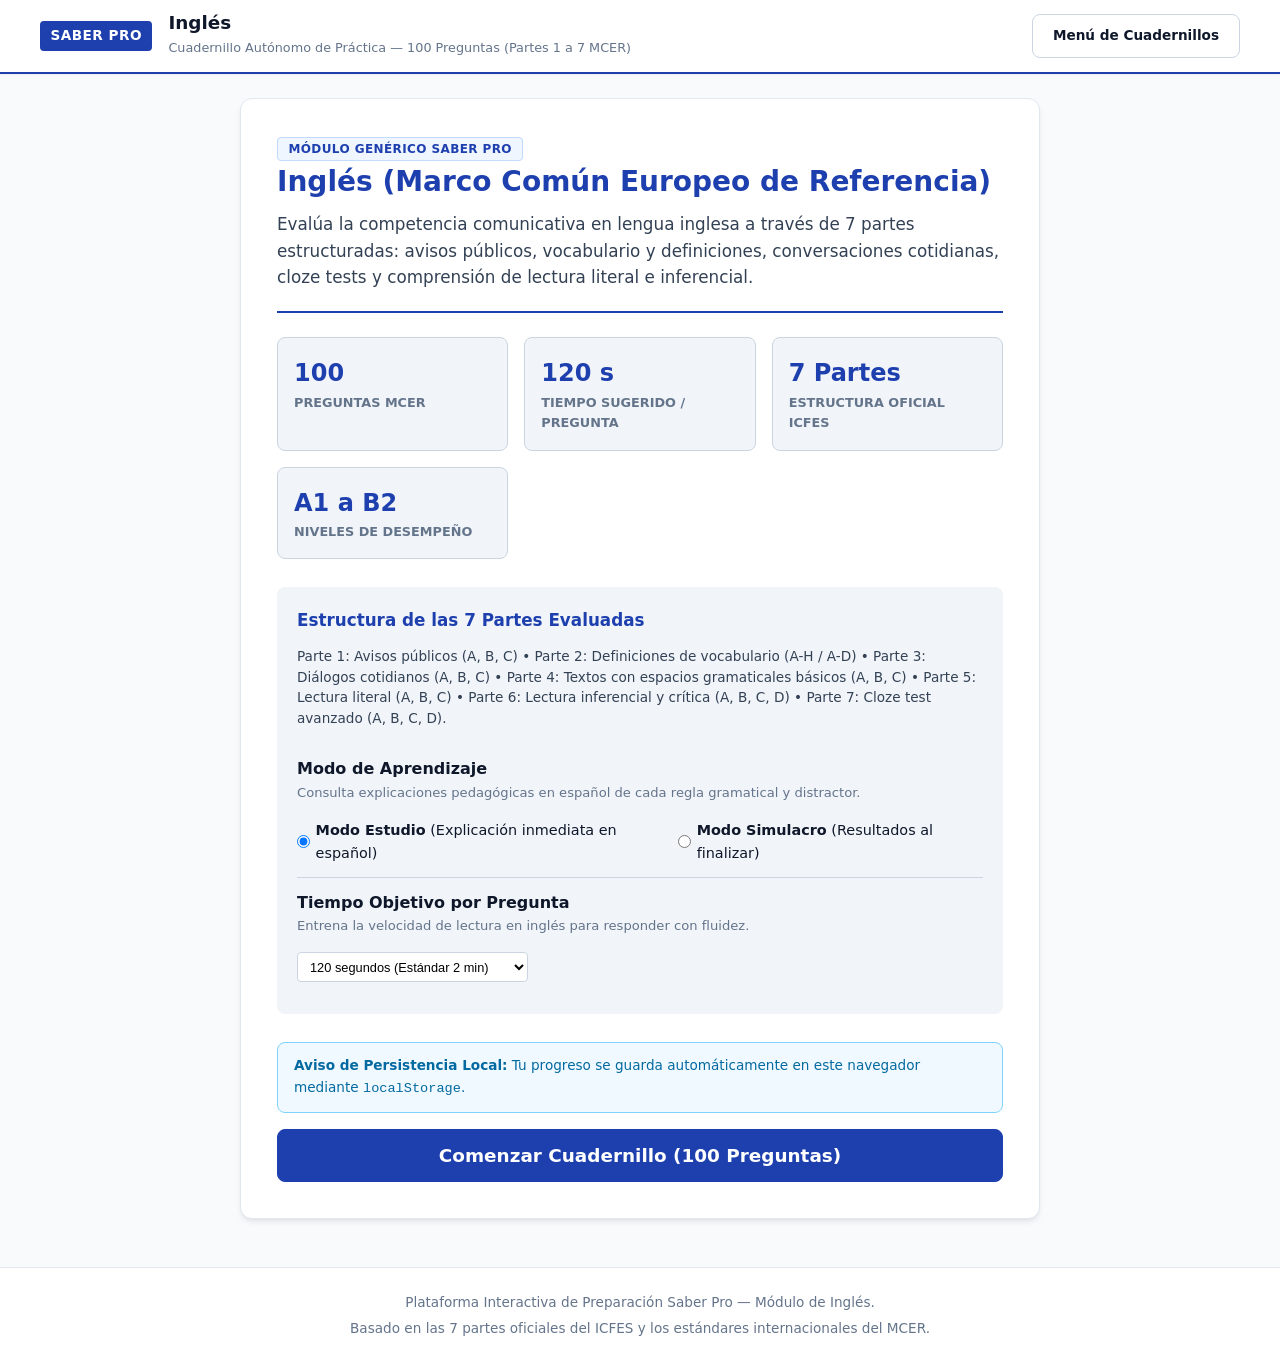
<file: ingles.html>
<!DOCTYPE html>
<html lang="es">
<head>
  <meta charset="UTF-8">
  <meta name="viewport" content="width=device-width, initial-scale=1.0">
  <title>Inglés — Saber Pro 100 Preguntas</title>
  <link rel="stylesheet" href="css/styles.css">
</head>
<body class="theme-ingles">

  <!-- Cabecera Institucional Superior -->
  <header class="site-header">
    <div class="container header-inner">
      <div class="brand-wrapper">
        <a href="index.html" class="brand-badge" title="Volver al menú principal">SABER PRO</a>
        <div>
          <h1 class="brand-title">Inglés</h1>
          <span class="brand-subtitle">Cuadernillo Autónomo de Práctica — 100 Preguntas (Partes 1 a 7 MCER)</span>
        </div>
      </div>
      <div class="header-controls">
        <a href="index.html" class="btn-nav" style="font-size:0.85rem;">Menú de Cuadernillos</a>
      </div>
    </div>
  </header>

  <!-- Barra de Cronómetro y Progreso -->
  <div id="timer-bar-wrapper" class="timer-bar-wrapper" style="display:none;">
    <div class="container timer-bar">
      <div class="timer-box">
        <span class="timer-label">Tiempo</span>
        <span id="timer-display" class="timer-display">02:00</span>
        <div class="timer-controls-btns">
          <button id="btn-pause-timer" class="btn-icon" title="Pausar o reanudar el cronómetro">Pausar</button>
        </div>
      </div>

      <div class="progress-info-group">
        <div class="progress-text-row">
          <span id="progress-text">0 de 100 respondidas (0%)</span>
          <span style="font-size:0.75rem; color:var(--text-muted);">Referencia total: 200 min</span>
        </div>
        <div class="progress-track">
          <div id="progress-fill" class="progress-fill"></div>
        </div>
        <div class="time-track">
          <div id="time-fill" class="time-fill"></div>
        </div>
      </div>

      <div class="header-action-group">
        <button id="btn-finish" class="btn-nav btn-finish">Finalizar</button>
      </div>
    </div>
  </div>

  <!-- Contenido Principal -->
  <main class="main-content">
    <div class="container">

      <!-- VISTA INICIAL: Pantalla de Bienvenida y Configuración -->
      <section id="start-view" class="view-panel start-view">
        <div class="start-header">
          <span class="badge badge-module">Módulo Genérico Saber Pro</span>
          <h2 class="start-title">Inglés (Marco Común Europeo de Referencia)</h2>
          <p class="start-desc">
            Evalúa la competencia comunicativa en lengua inglesa a través de 7 partes estructuradas: 
            avisos públicos, vocabulario y definiciones, conversaciones cotidianas, cloze tests y comprensión de lectura literal e inferencial.
          </p>
        </div>

        <div id="resume-session-box"></div>

        <div class="info-cards-grid">
          <div class="info-card">
            <div class="info-card-val">100</div>
            <div class="info-card-label">Preguntas MCER</div>
          </div>
          <div class="info-card">
            <div class="info-card-val">120 s</div>
            <div class="info-card-label">Tiempo Sugerido / Pregunta</div>
          </div>
          <div class="info-card">
            <div class="info-card-val">7 Partes</div>
            <div class="info-card-label">Estructura Oficial ICFES</div>
          </div>
          <div class="info-card">
            <div class="info-card-val">A1 a B2</div>
            <div class="info-card-label">Niveles de Desempeño</div>
          </div>
        </div>

        <div class="config-section">
          <h3 style="margin-bottom:0.75rem; font-size:1.05rem; color:var(--theme-primary);">Estructura de las 7 Partes Evaluadas</h3>
          <p style="font-size:0.85rem; line-height:1.5; color:var(--text-secondary); margin-bottom:1rem;">
            Parte 1: Avisos públicos (A, B, C) &bull; Parte 2: Definiciones de vocabulario (A-H / A-D) &bull; 
            Parte 3: Diálogos cotidianos (A, B, C) &bull; Parte 4: Textos con espacios gramaticales básicos (A, B, C) &bull; 
            Parte 5: Lectura literal (A, B, C) &bull; Parte 6: Lectura inferencial y crítica (A, B, C, D) &bull; 
            Parte 7: Cloze test avanzado (A, B, C, D).
          </p>

          <div class="config-row">
            <div>
              <div class="config-label">Modo de Aprendizaje</div>
              <div class="config-desc">Consulta explicaciones pedagógicas en español de cada regla gramatical y distractor.</div>
            </div>
            <div style="display:flex; gap:1rem;">
              <label style="display:flex; align-items:center; gap:0.35rem; font-size:0.9rem; cursor:pointer;">
                <input type="radio" name="quiz-mode" value="study" checked>
                <span><strong>Modo Estudio</strong> (Explicación inmediata en español)</span>
              </label>
              <label style="display:flex; align-items:center; gap:0.35rem; font-size:0.9rem; cursor:pointer;">
                <input type="radio" name="quiz-mode" value="simulacro">
                <span><strong>Modo Simulacro</strong> (Resultados al finalizar)</span>
              </label>
            </div>
          </div>

          <div class="config-row">
            <div>
              <div class="config-label">Tiempo Objetivo por Pregunta</div>
              <div class="config-desc">Entrena la velocidad de lectura en inglés para responder con fluidez.</div>
            </div>
            <div>
              <select id="select-target-time" class="filter-select" style="min-width:180px;">
                <option value="120" selected>120 segundos (Estándar 2 min)</option>
                <option value="90">90 segundos (Práctica Rápida)</option>
                <option value="180">180 segundos (Práctica Pausada)</option>
                <option value="0">Sin límite de tiempo</option>
              </select>
            </div>
          </div>
        </div>

        <div class="notice-box">
          <strong>Aviso de Persistencia Local:</strong> Tu progreso se guarda automáticamente en este navegador mediante <code>localStorage</code>.
        </div>

        <button id="btn-start-quiz" class="btn-nav btn-primary btn-cta">Comenzar Cuadernillo (100 Preguntas)</button>
      </section>

      <!-- VISTA DEL CUADERNILLO ACTIVO -->
      <section id="quiz-view" class="quiz-layout" style="display:none;">
        <div id="review-banner" style="display:none; grid-column: 1 / -1;"></div>

        <!-- Columna Izquierda: Tarjeta de Pregunta -->
        <div class="question-card" id="question-card">
          <div class="question-meta-bar">
            <div class="meta-badges">
              <span id="question-number" class="badge" style="background:var(--text-main); color:#fff;">Pregunta 1 de 100</span>
              <span id="badge-competencia" class="badge badge-module">Inglés (MCER)</span>
              <span id="badge-dificultad" class="badge badge-difficulty-intermedio">Intermedio</span>
              <span id="badge-part" class="badge badge-part">Parte 1</span>
            </div>
            <div>
              <button id="btn-flag" class="btn-flag">Marcar para revisar</button>
            </div>
          </div>

          <!-- Contexto, Aviso o Texto en Inglés -->
          <div id="question-context" class="question-context-box" style="display:none;"></div>

          <!-- Gráficos o Tablas -->
          <div id="question-graphic" class="graphic-container" style="display:none;"></div>

          <!-- Enunciado de la Pregunta en Inglés -->
          <div id="question-prompt" class="question-prompt"></div>

          <!-- Opciones de Respuesta -->
          <div id="options-container" class="options-group" role="radiogroup" aria-label="Opciones de respuesta"></div>

          <!-- Tarjeta de Retroalimentación en Español -->
          <div id="feedback-card" class="feedback-card" style="display:none;"></div>

          <!-- Barra de Navegación Inferior -->
          <div class="question-actions-bar">
            <button id="btn-prev" class="btn-nav">Anterior</button>
            <div style="display:flex; gap:0.5rem;">
              <button id="btn-next" class="btn-nav btn-primary">Siguiente</button>
            </div>
          </div>
        </div>

        <!-- Columna Derecha: Barra Lateral con Filtros y Cuadrícula -->
        <aside class="sidebar-panel">
          <div class="sidebar-title">
            <span>Navegación de Preguntas</span>
            <span style="font-size:0.8rem; color:var(--text-muted);">100 Ítems</span>
          </div>

          <div class="stats-legend">
            <div class="legend-item"><span class="legend-dot dot-answered"></span> Respondida</div>
            <div class="legend-item"><span class="legend-dot dot-pending"></span> Pendiente</div>
            <div class="legend-item"><span class="legend-dot dot-flagged"></span> Marcada</div>
            <div class="legend-item"><span class="legend-dot dot-current"></span> Actual</div>
          </div>

          <div class="filter-group">
            <label for="filter-difficulty">Filtrar por Dificultad (MCER):</label>
            <select id="filter-difficulty" class="filter-select">
              <option value="all">Todas las dificultades</option>
              <option value="Básico">Básico (A1 - A2)</option>
              <option value="Intermedio">Intermedio (B1)</option>
              <option value="Avanzado">Avanzado (B2)</option>
            </select>
          </div>

          <div id="question-grid" class="question-grid" aria-label="Cuadrícula de 100 preguntas"></div>
        </aside>
      </section>

      <!-- VISTA DE RESULTADOS -->
      <section id="results-view" style="display:none;"></section>

    </div>
  </main>

  <!-- Modal Accesible de Confirmación para Finalizar -->
  <div id="finish-modal" class="modal-overlay" role="dialog" aria-modal="true" aria-labelledby="modal-title">
    <div class="modal-dialog">
      <h3 id="modal-title" class="modal-title">¿Deseas finalizar este cuadernillo de inglés?</h3>
      <div id="modal-summary" class="modal-body"></div>
      <div class="modal-actions">
        <button id="btn-cancel-finish" class="btn-nav">Continuar practicando</button>
        <button id="btn-confirm-finish" class="btn-nav btn-primary">Sí, finalizar y ver informe</button>
      </div>
    </div>
  </div>

  <footer class="site-footer">
    <div class="container">
      <p>Plataforma Interactiva de Preparación Saber Pro — Módulo de Inglés.</p>
      <p style="margin-top:0.25rem;">Basado en las 7 partes oficiales del ICFES y los estándares internacionales del MCER.</p>
    </div>
  </footer>

  <!-- Scripts -->
  <script src="js/data/ingles.js"></script>
  <script src="js/app.js"></script>
  <script>
    document.addEventListener('DOMContentLoaded', () => {
      if (window.PREGUNTAS_INGLES && window.SaberProQuiz) {
        new window.SaberProQuiz({
          moduleId: 'ingles',
          moduleName: 'Inglés (MCER)',
          questions: window.PREGUNTAS_INGLES,
          isWritingModule: false
        });
      } else {
        console.error('Error al cargar datos de Inglés.');
      }
    });
  </script>
</body>
</html>
</file>
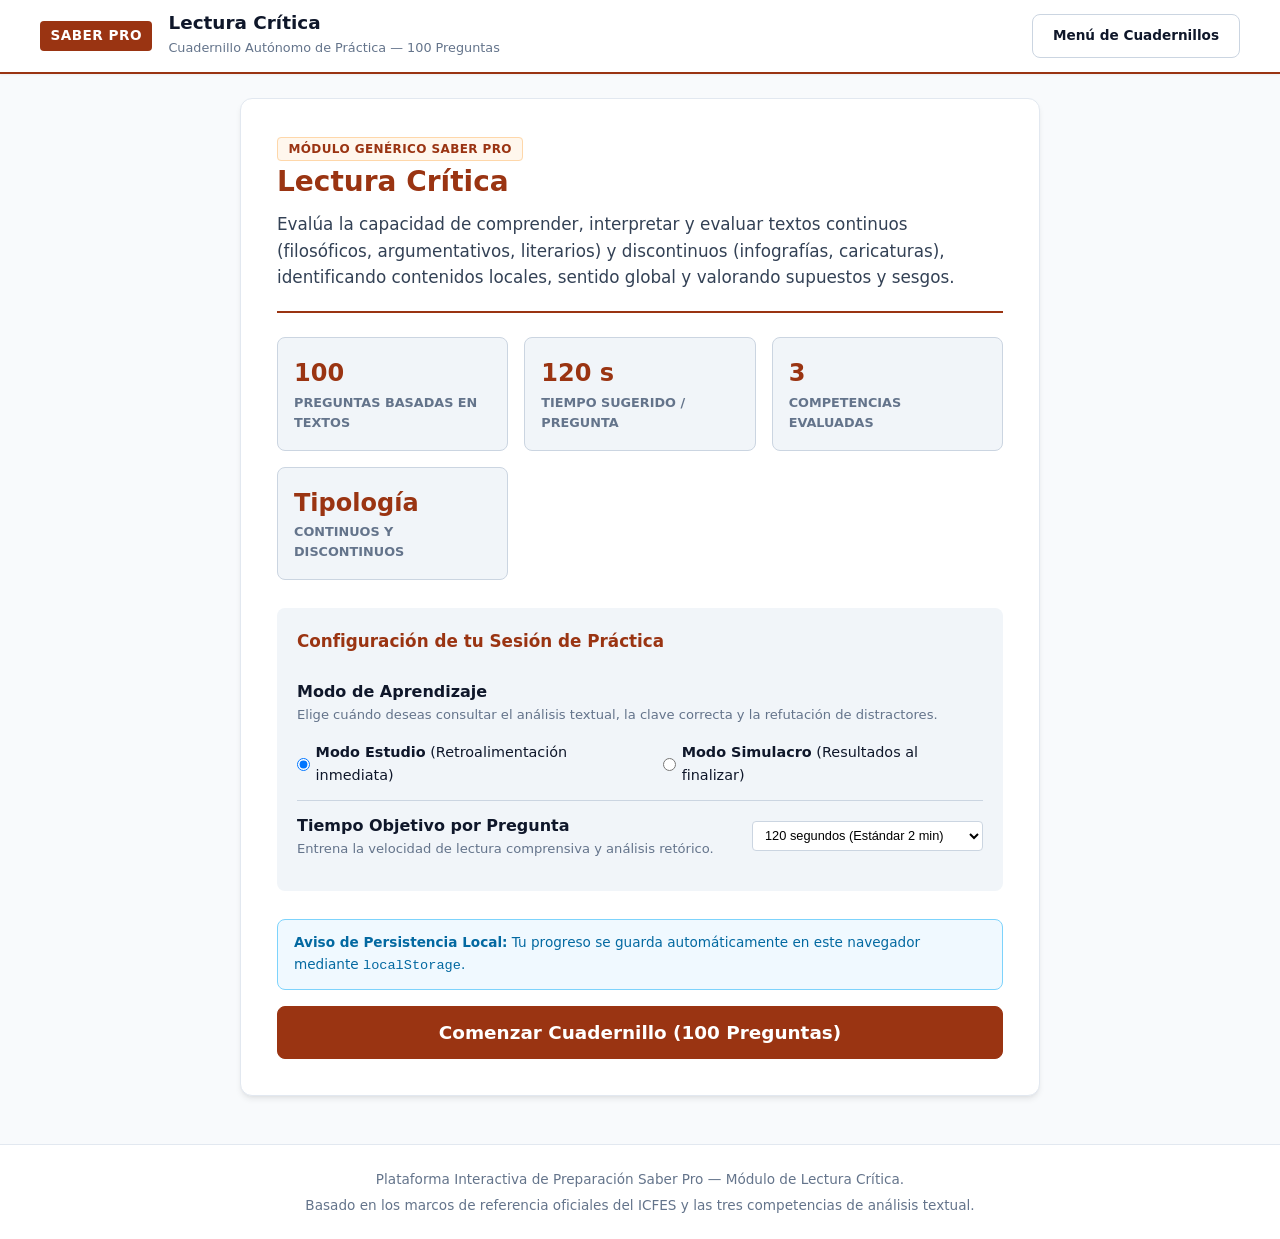
<file: lectura_critica.html>
<!DOCTYPE html>
<html lang="es">
<head>
  <meta charset="UTF-8">
  <meta name="viewport" content="width=device-width, initial-scale=1.0">
  <title>Lectura Crítica — Saber Pro 100 Preguntas</title>
  <link rel="stylesheet" href="css/styles.css">
</head>
<body class="theme-critica">

  <!-- Cabecera Institucional Superior -->
  <header class="site-header">
    <div class="container header-inner">
      <div class="brand-wrapper">
        <a href="index.html" class="brand-badge" title="Volver al menú principal">SABER PRO</a>
        <div>
          <h1 class="brand-title">Lectura Crítica</h1>
          <span class="brand-subtitle">Cuadernillo Autónomo de Práctica — 100 Preguntas</span>
        </div>
      </div>
      <div class="header-controls">
        <a href="index.html" class="btn-nav" style="font-size:0.85rem;">Menú de Cuadernillos</a>
      </div>
    </div>
  </header>

  <!-- Barra de Cronómetro y Progreso -->
  <div id="timer-bar-wrapper" class="timer-bar-wrapper" style="display:none;">
    <div class="container timer-bar">
      <div class="timer-box">
        <span class="timer-label">Tiempo</span>
        <span id="timer-display" class="timer-display">02:00</span>
        <div class="timer-controls-btns">
          <button id="btn-pause-timer" class="btn-icon" title="Pausar o reanudar el cronómetro">Pausar</button>
        </div>
      </div>

      <div class="progress-info-group">
        <div class="progress-text-row">
          <span id="progress-text">0 de 100 respondidas (0%)</span>
          <span style="font-size:0.75rem; color:var(--text-muted);">Referencia total: 200 min</span>
        </div>
        <div class="progress-track">
          <div id="progress-fill" class="progress-fill"></div>
        </div>
        <div class="time-track">
          <div id="time-fill" class="time-fill"></div>
        </div>
      </div>

      <div class="header-action-group">
        <button id="btn-finish" class="btn-nav btn-finish">Finalizar</button>
      </div>
    </div>
  </div>

  <!-- Contenido Principal -->
  <main class="main-content">
    <div class="container">

      <!-- VISTA INICIAL: Pantalla de Bienvenida y Configuración -->
      <section id="start-view" class="view-panel start-view">
        <div class="start-header">
          <span class="badge badge-module">Módulo Genérico Saber Pro</span>
          <h2 class="start-title">Lectura Crítica</h2>
          <p class="start-desc">
            Evalúa la capacidad de comprender, interpretar y evaluar textos continuos (filosóficos, argumentativos, literarios) 
            y discontinuos (infografías, caricaturas), identificando contenidos locales, sentido global y valorando supuestos y sesgos.
          </p>
        </div>

        <div id="resume-session-box"></div>

        <div class="info-cards-grid">
          <div class="info-card">
            <div class="info-card-val">100</div>
            <div class="info-card-label">Preguntas Basadas en Textos</div>
          </div>
          <div class="info-card">
            <div class="info-card-val">120 s</div>
            <div class="info-card-label">Tiempo Sugerido / Pregunta</div>
          </div>
          <div class="info-card">
            <div class="info-card-val">3</div>
            <div class="info-card-label">Competencias Evaluadas</div>
          </div>
          <div class="info-card">
            <div class="info-card-val">Tipología</div>
            <div class="info-card-label">Continuos y Discontinuos</div>
          </div>
        </div>

        <div class="config-section">
          <h3 style="margin-bottom:0.75rem; font-size:1.05rem; color:var(--theme-primary);">Configuración de tu Sesión de Práctica</h3>
          
          <div class="config-row">
            <div>
              <div class="config-label">Modo de Aprendizaje</div>
              <div class="config-desc">Elige cuándo deseas consultar el análisis textual, la clave correcta y la refutación de distractores.</div>
            </div>
            <div style="display:flex; gap:1rem;">
              <label style="display:flex; align-items:center; gap:0.35rem; font-size:0.9rem; cursor:pointer;">
                <input type="radio" name="quiz-mode" value="study" checked>
                <span><strong>Modo Estudio</strong> (Retroalimentación inmediata)</span>
              </label>
              <label style="display:flex; align-items:center; gap:0.35rem; font-size:0.9rem; cursor:pointer;">
                <input type="radio" name="quiz-mode" value="simulacro">
                <span><strong>Modo Simulacro</strong> (Resultados al finalizar)</span>
              </label>
            </div>
          </div>

          <div class="config-row">
            <div>
              <div class="config-label">Tiempo Objetivo por Pregunta</div>
              <div class="config-desc">Entrena la velocidad de lectura comprensiva y análisis retórico.</div>
            </div>
            <div>
              <select id="select-target-time" class="filter-select" style="min-width:180px;">
                <option value="120" selected>120 segundos (Estándar 2 min)</option>
                <option value="90">90 segundos (Práctica Rápida)</option>
                <option value="180">180 segundos (Práctica Pausada)</option>
                <option value="0">Sin límite de tiempo</option>
              </select>
            </div>
          </div>
        </div>

        <div class="notice-box">
          <strong>Aviso de Persistencia Local:</strong> Tu progreso se guarda automáticamente en este navegador mediante <code>localStorage</code>.
        </div>

        <button id="btn-start-quiz" class="btn-nav btn-primary btn-cta">Comenzar Cuadernillo (100 Preguntas)</button>
      </section>

      <!-- VISTA DEL CUADERNILLO ACTIVO -->
      <section id="quiz-view" class="quiz-layout" style="display:none;">
        <div id="review-banner" style="display:none; grid-column: 1 / -1;"></div>

        <!-- Columna Izquierda: Tarjeta de Pregunta -->
        <div class="question-card" id="question-card">
          <div class="question-meta-bar">
            <div class="meta-badges">
              <span id="question-number" class="badge" style="background:var(--text-main); color:#fff;">Pregunta 1 de 100</span>
              <span id="badge-competencia" class="badge badge-module">Contenidos locales</span>
              <span id="badge-dificultad" class="badge badge-difficulty-intermedio">Intermedio</span>
              <span id="badge-part" class="badge badge-part" style="display:none;"></span>
            </div>
            <div>
              <button id="btn-flag" class="btn-flag">Marcar para revisar</button>
            </div>
          </div>

          <!-- Texto de Lectura (Filosófico, Literario o Crítico) -->
          <div id="question-context" class="question-context-box" style="display:none;"></div>

          <!-- Gráficos o Tablas -->
          <div id="question-graphic" class="graphic-container" style="display:none;"></div>

          <!-- Enunciado de la Pregunta -->
          <div id="question-prompt" class="question-prompt"></div>

          <!-- Opciones de Respuesta -->
          <div id="options-container" class="options-group" role="radiogroup" aria-label="Opciones de respuesta"></div>

          <!-- Tarjeta de Retroalimentación -->
          <div id="feedback-card" class="feedback-card" style="display:none;"></div>

          <!-- Barra de Navegación Inferior -->
          <div class="question-actions-bar">
            <button id="btn-prev" class="btn-nav">Anterior</button>
            <div style="display:flex; gap:0.5rem;">
              <button id="btn-next" class="btn-nav btn-primary">Siguiente</button>
            </div>
          </div>
        </div>

        <!-- Columna Derecha: Barra Lateral con Filtros y Cuadrícula -->
        <aside class="sidebar-panel">
          <div class="sidebar-title">
            <span>Navegación de Textos y Preguntas</span>
            <span style="font-size:0.8rem; color:var(--text-muted);">100 Ítems</span>
          </div>

          <div class="stats-legend">
            <div class="legend-item"><span class="legend-dot dot-answered"></span> Respondida</div>
            <div class="legend-item"><span class="legend-dot dot-pending"></span> Pendiente</div>
            <div class="legend-item"><span class="legend-dot dot-flagged"></span> Marcada</div>
            <div class="legend-item"><span class="legend-dot dot-current"></span> Actual</div>
          </div>

          <div class="filter-group">
            <label for="filter-skill">Filtrar por Competencia:</label>
            <select id="filter-skill" class="filter-select">
              <option value="all">Todas las competencias</option>
            </select>
          </div>

          <div class="filter-group">
            <label for="filter-difficulty">Filtrar por Dificultad:</label>
            <select id="filter-difficulty" class="filter-select">
              <option value="all">Todas las dificultades</option>
              <option value="Básico">Básico</option>
              <option value="Intermedio">Intermedio</option>
              <option value="Avanzado">Avanzado</option>
            </select>
          </div>

          <div id="question-grid" class="question-grid" aria-label="Cuadrícula de 100 preguntas"></div>
        </aside>
      </section>

      <!-- VISTA DE RESULTADOS -->
      <section id="results-view" style="display:none;"></section>

    </div>
  </main>

  <!-- Modal Accesible de Confirmación para Finalizar -->
  <div id="finish-modal" class="modal-overlay" role="dialog" aria-modal="true" aria-labelledby="modal-title">
    <div class="modal-dialog">
      <h3 id="modal-title" class="modal-title">¿Deseas finalizar este cuadernillo de lectura crítica?</h3>
      <div id="modal-summary" class="modal-body"></div>
      <div class="modal-actions">
        <button id="btn-cancel-finish" class="btn-nav">Continuar leyendo</button>
        <button id="btn-confirm-finish" class="btn-nav btn-primary">Sí, finalizar y ver informe</button>
      </div>
    </div>
  </div>

  <footer class="site-footer">
    <div class="container">
      <p>Plataforma Interactiva de Preparación Saber Pro — Módulo de Lectura Crítica.</p>
      <p style="margin-top:0.25rem;">Basado en los marcos de referencia oficiales del ICFES y las tres competencias de análisis textual.</p>
    </div>
  </footer>

  <!-- Scripts -->
  <script src="js/data/lectura_critica.js"></script>
  <script src="js/app.js"></script>
  <script>
    document.addEventListener('DOMContentLoaded', () => {
      if (window.PREGUNTAS_LECTURA_CRITICA && window.SaberProQuiz) {
        new window.SaberProQuiz({
          moduleId: 'critica',
          moduleName: 'Lectura Crítica',
          questions: window.PREGUNTAS_LECTURA_CRITICA,
          isWritingModule: false
        });
      } else {
        console.error('Error al cargar datos de Lectura Crítica.');
      }
    });
  </script>
</body>
</html>
</file>
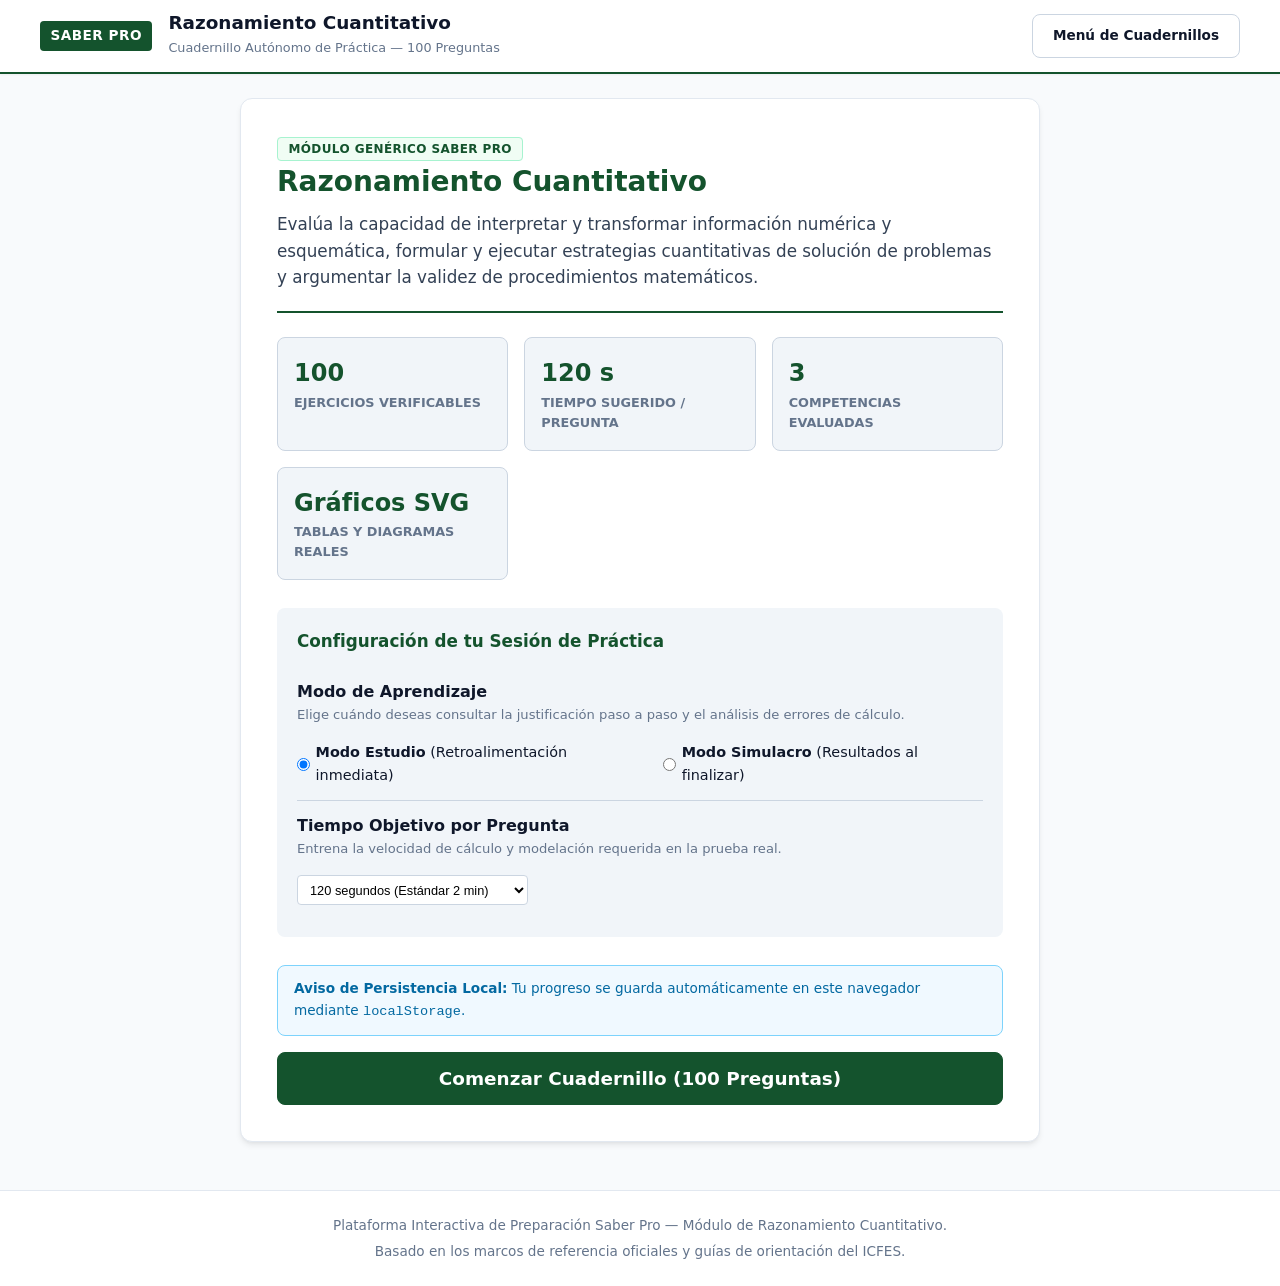
<file: razonamiento_cuantitativo.html>
<!DOCTYPE html>
<html lang="es">
<head>
  <meta charset="UTF-8">
  <meta name="viewport" content="width=device-width, initial-scale=1.0">
  <title>Razonamiento Cuantitativo — Saber Pro 100 Preguntas</title>
  <link rel="stylesheet" href="css/styles.css">
</head>
<body class="theme-cuantitativo">

  <!-- Cabecera Institucional Superior -->
  <header class="site-header">
    <div class="container header-inner">
      <div class="brand-wrapper">
        <a href="index.html" class="brand-badge" title="Volver al menú principal">SABER PRO</a>
        <div>
          <h1 class="brand-title">Razonamiento Cuantitativo</h1>
          <span class="brand-subtitle">Cuadernillo Autónomo de Práctica — 100 Preguntas</span>
        </div>
      </div>
      <div class="header-controls">
        <a href="index.html" class="btn-nav" style="font-size:0.85rem;">Menú de Cuadernillos</a>
      </div>
    </div>
  </header>

  <!-- Barra de Cronómetro y Progreso -->
  <div id="timer-bar-wrapper" class="timer-bar-wrapper" style="display:none;">
    <div class="container timer-bar">
      <div class="timer-box">
        <span class="timer-label">Tiempo</span>
        <span id="timer-display" class="timer-display">02:00</span>
        <div class="timer-controls-btns">
          <button id="btn-pause-timer" class="btn-icon" title="Pausar o reanudar el cronómetro">Pausar</button>
        </div>
      </div>

      <div class="progress-info-group">
        <div class="progress-text-row">
          <span id="progress-text">0 de 100 respondidas (0%)</span>
          <span style="font-size:0.75rem; color:var(--text-muted);">Referencia total: 200 min</span>
        </div>
        <div class="progress-track">
          <div id="progress-fill" class="progress-fill"></div>
        </div>
        <div class="time-track">
          <div id="time-fill" class="time-fill"></div>
        </div>
      </div>

      <div class="header-action-group">
        <button id="btn-finish" class="btn-nav btn-finish">Finalizar</button>
      </div>
    </div>
  </div>

  <!-- Contenido Principal -->
  <main class="main-content">
    <div class="container">

      <!-- VISTA INICIAL: Pantalla de Bienvenida y Configuración -->
      <section id="start-view" class="view-panel start-view">
        <div class="start-header">
          <span class="badge badge-module">Módulo Genérico Saber Pro</span>
          <h2 class="start-title">Razonamiento Cuantitativo</h2>
          <p class="start-desc">
            Evalúa la capacidad de interpretar y transformar información numérica y esquemática, formular y ejecutar 
            estrategias cuantitativas de solución de problemas y argumentar la validez de procedimientos matemáticos.
          </p>
        </div>

        <div id="resume-session-box"></div>

        <div class="info-cards-grid">
          <div class="info-card">
            <div class="info-card-val">100</div>
            <div class="info-card-label">Ejercicios Verificables</div>
          </div>
          <div class="info-card">
            <div class="info-card-val">120 s</div>
            <div class="info-card-label">Tiempo Sugerido / Pregunta</div>
          </div>
          <div class="info-card">
            <div class="info-card-val">3</div>
            <div class="info-card-label">Competencias Evaluadas</div>
          </div>
          <div class="info-card">
            <div class="info-card-val">Gráficos SVG</div>
            <div class="info-card-label">Tablas y Diagramas Reales</div>
          </div>
        </div>

        <div class="config-section">
          <h3 style="margin-bottom:0.75rem; font-size:1.05rem; color:var(--theme-primary);">Configuración de tu Sesión de Práctica</h3>
          
          <div class="config-row">
            <div>
              <div class="config-label">Modo de Aprendizaje</div>
              <div class="config-desc">Elige cuándo deseas consultar la justificación paso a paso y el análisis de errores de cálculo.</div>
            </div>
            <div style="display:flex; gap:1rem;">
              <label style="display:flex; align-items:center; gap:0.35rem; font-size:0.9rem; cursor:pointer;">
                <input type="radio" name="quiz-mode" value="study" checked>
                <span><strong>Modo Estudio</strong> (Retroalimentación inmediata)</span>
              </label>
              <label style="display:flex; align-items:center; gap:0.35rem; font-size:0.9rem; cursor:pointer;">
                <input type="radio" name="quiz-mode" value="simulacro">
                <span><strong>Modo Simulacro</strong> (Resultados al finalizar)</span>
              </label>
            </div>
          </div>

          <div class="config-row">
            <div>
              <div class="config-label">Tiempo Objetivo por Pregunta</div>
              <div class="config-desc">Entrena la velocidad de cálculo y modelación requerida en la prueba real.</div>
            </div>
            <div>
              <select id="select-target-time" class="filter-select" style="min-width:180px;">
                <option value="120" selected>120 segundos (Estándar 2 min)</option>
                <option value="90">90 segundos (Práctica Rápida)</option>
                <option value="180">180 segundos (Práctica Pausada)</option>
                <option value="0">Sin límite de tiempo</option>
              </select>
            </div>
          </div>
        </div>

        <div class="notice-box">
          <strong>Aviso de Persistencia Local:</strong> Tu progreso se guarda automáticamente en este navegador mediante <code>localStorage</code>.
        </div>

        <button id="btn-start-quiz" class="btn-nav btn-primary btn-cta">Comenzar Cuadernillo (100 Preguntas)</button>
      </section>

      <!-- VISTA DEL CUADERNILLO ACTIVO -->
      <section id="quiz-view" class="quiz-layout" style="display:none;">
        <div id="review-banner" style="display:none; grid-column: 1 / -1;"></div>

        <!-- Columna Izquierda: Tarjeta de Pregunta -->
        <div class="question-card" id="question-card">
          <div class="question-meta-bar">
            <div class="meta-badges">
              <span id="question-number" class="badge" style="background:var(--text-main); color:#fff;">Pregunta 1 de 100</span>
              <span id="badge-competencia" class="badge badge-module">Interpretación y representación</span>
              <span id="badge-dificultad" class="badge badge-difficulty-intermedio">Intermedio</span>
              <span id="badge-part" class="badge badge-part" style="display:none;"></span>
            </div>
            <div>
              <button id="btn-flag" class="btn-flag">Marcar para revisar</button>
            </div>
          </div>

          <!-- Contexto o Situación Matemática -->
          <div id="question-context" class="question-context-box" style="display:none;"></div>

          <!-- Gráficos o Tablas de Datos -->
          <div id="question-graphic" class="graphic-container" style="display:none;"></div>

          <!-- Enunciado de la Pregunta -->
          <div id="question-prompt" class="question-prompt"></div>

          <!-- Opciones de Respuesta -->
          <div id="options-container" class="options-group" role="radiogroup" aria-label="Opciones de respuesta"></div>

          <!-- Tarjeta de Retroalimentación -->
          <div id="feedback-card" class="feedback-card" style="display:none;"></div>

          <!-- Barra de Navegación Inferior -->
          <div class="question-actions-bar">
            <button id="btn-prev" class="btn-nav">Anterior</button>
            <div style="display:flex; gap:0.5rem;">
              <button id="btn-next" class="btn-nav btn-primary">Siguiente</button>
            </div>
          </div>
        </div>

        <!-- Columna Derecha: Barra Lateral con Filtros y Cuadrícula -->
        <aside class="sidebar-panel">
          <div class="sidebar-title">
            <span>Navegación de Preguntas</span>
            <span style="font-size:0.8rem; color:var(--text-muted);">100 Ítems</span>
          </div>

          <div class="stats-legend">
            <div class="legend-item"><span class="legend-dot dot-answered"></span> Respondida</div>
            <div class="legend-item"><span class="legend-dot dot-pending"></span> Pendiente</div>
            <div class="legend-item"><span class="legend-dot dot-flagged"></span> Marcada</div>
            <div class="legend-item"><span class="legend-dot dot-current"></span> Actual</div>
          </div>

          <div class="filter-group">
            <label for="filter-skill">Filtrar por Competencia:</label>
            <select id="filter-skill" class="filter-select">
              <option value="all">Todas las competencias</option>
            </select>
          </div>

          <div class="filter-group">
            <label for="filter-difficulty">Filtrar por Dificultad:</label>
            <select id="filter-difficulty" class="filter-select">
              <option value="all">Todas las dificultades</option>
              <option value="Básico">Básico</option>
              <option value="Intermedio">Intermedio</option>
              <option value="Avanzado">Avanzado</option>
            </select>
          </div>

          <div id="question-grid" class="question-grid" aria-label="Cuadrícula de 100 preguntas"></div>
        </aside>
      </section>

      <!-- VISTA DE RESULTADOS -->
      <section id="results-view" style="display:none;"></section>

    </div>
  </main>

  <!-- Modal Accesible de Confirmación para Finalizar -->
  <div id="finish-modal" class="modal-overlay" role="dialog" aria-modal="true" aria-labelledby="modal-title">
    <div class="modal-dialog">
      <h3 id="modal-title" class="modal-title">¿Deseas finalizar este cuadernillo?</h3>
      <div id="modal-summary" class="modal-body"></div>
      <div class="modal-actions">
        <button id="btn-cancel-finish" class="btn-nav">Continuar practicando</button>
        <button id="btn-confirm-finish" class="btn-nav btn-primary">Sí, finalizar y ver informe</button>
      </div>
    </div>
  </div>

  <footer class="site-footer">
    <div class="container">
      <p>Plataforma Interactiva de Preparación Saber Pro — Módulo de Razonamiento Cuantitativo.</p>
      <p style="margin-top:0.25rem;">Basado en los marcos de referencia oficiales y guías de orientación del ICFES.</p>
    </div>
  </footer>

  <!-- Scripts -->
  <script src="js/data/razonamiento_cuantitativo.js"></script>
  <script src="js/app.js"></script>
  <script>
    document.addEventListener('DOMContentLoaded', () => {
      if (window.PREGUNTAS_RAZONAMIENTO_CUANTITATIVO && window.SaberProQuiz) {
        new window.SaberProQuiz({
          moduleId: 'cuantitativo',
          moduleName: 'Razonamiento Cuantitativo',
          questions: window.PREGUNTAS_RAZONAMIENTO_CUANTITATIVO,
          isWritingModule: false
        });
      } else {
        console.error('Error al cargar datos de Razonamiento Cuantitativo.');
      }
    });
  </script>
</body>
</html>
</file>
<file: css/styles.css>
/* ==========================================================================
   PLATAFORMA INTERACTIVA SABER PRO - 500 PREGUNTAS
   Hoja de Estilos Principal (Sin emojis, moderna, accesible y responsiva)
   ========================================================================== */

:root {
  /* Paleta Base Sobria y Profesional */
  --bg-primary: #f8fafc;
  --bg-surface: #ffffff;
  --bg-subtle: #f1f5f9;
  --bg-muted: #e2e8f0;
  
  --text-main: #0f172a;
  --text-secondary: #334155;
  --text-muted: #64748b;
  --text-inverse: #ffffff;

  --border-light: #e2e8f0;
  --border-medium: #cbd5e1;
  --border-focus: #0284c7;

  /* Estados Funcionales */
  --state-success: #15803d;
  --state-success-bg: #f0fdf4;
  --state-success-border: #86efac;

  --state-danger: #b91c1c;
  --state-danger-bg: #fef2f2;
  --state-danger-border: #fca5a5;

  --state-warning: #b45309;
  --state-warning-bg: #fffbeb;
  --state-warning-border: #fcd34d;

  --state-info: #0369a1;
  --state-info-bg: #f0f9ff;
  --state-info-border: #7dd3fc;

  /* Colores Temáticos por Módulo */
  --theme-primary: #1e3a8a;       /* Por defecto: Azul marino institucional */
  --theme-secondary: #172554;
  --theme-subtle: #eff6ff;
  --theme-border: #bfdbfe;

  /* Variables dinámicas para módulos */
  --module-ciud: #1b4d7e;         /* Competencias Ciudadanas */
  --module-ciud-subtle: #f0f7ff;
  --module-cuant: #14532d;        /* Razonamiento Cuantitativo */
  --module-cuant-subtle: #f0fdf4;
  --module-escr: #831843;         /* Comunicación Escrita */
  --module-escr-subtle: #fdf2f8;
  --module-ing: #1e40af;          /* Inglés */
  --module-ing-subtle: #eff6ff;
  --module-crit: #9a3412;         /* Lectura Crítica */
  --module-crit-subtle: #fff7ed;

  /* Sombras y elevaciones */
  --shadow-sm: 0 1px 2px 0 rgb(0 0 0 / 0.05);
  --shadow-md: 0 4px 6px -1px rgb(0 0 0 / 0.08), 0 2px 4px -2px rgb(0 0 0 / 0.06);
  --shadow-lg: 0 10px 15px -3px rgb(0 0 0 / 0.1), 0 4px 6px -4px rgb(0 0 0 / 0.06);

  /* Radio de esquinas */
  --radius-sm: 4px;
  --radius-md: 8px;
  --radius-lg: 12px;

  /* Tipografía */
  --font-sans: system-ui, -apple-system, "Segoe UI", Roboto, Helvetica, Arial, sans-serif;
  --font-serif: "Merriweather", Georgia, Cambria, "Times New Roman", serif;
  --font-mono: ui-monospace, SFMono-Regular, Menlo, Monaco, Consolas, monospace;
}

/* Modo Alto Contraste / Ajustes de accesibilidad */
@media (prefers-contrast: more) {
  :root {
    --border-light: #94a3b8;
    --border-medium: #475569;
    --text-muted: #334155;
  }
}

/* Respeto a Movimiento Reducido */
@media (prefers-reduced-motion: reduce) {
  *, *::before, *::after {
    animation-duration: 0.01ms !important;
    animation-iteration-count: 1 !important;
    transition-duration: 0.01ms !important;
    scroll-behavior: auto !important;
  }
}

/* ==========================================================================
   Reset y Base
   ========================================================================== */
*, *::before, *::after {
  box-sizing: border-box;
  margin: 0;
  padding: 0;
}

body {
  font-family: var(--font-sans);
  background-color: var(--bg-primary);
  color: var(--text-main);
  line-height: 1.6;
  font-size: 16px;
  min-height: 100vh;
  display: flex;
  flex-direction: column;
  -webkit-font-smoothing: antialiased;
}

/* Modificadores de tema por body class */
body.theme-ciudadanas {
  --theme-primary: var(--module-ciud);
  --theme-secondary: #0f2d4a;
  --theme-subtle: var(--module-ciud-subtle);
  --theme-border: #99c7f4;
}

body.theme-cuantitativo {
  --theme-primary: var(--module-cuant);
  --theme-secondary: #0b331c;
  --theme-subtle: var(--module-cuant-subtle);
  --theme-border: #a7f3d0;
}

body.theme-escrita {
  --theme-primary: var(--module-escr);
  --theme-secondary: #500724;
  --theme-subtle: var(--module-escr-subtle);
  --theme-border: #fbcfe8;
}

body.theme-ingles {
  --theme-primary: var(--module-ing);
  --theme-secondary: #172554;
  --theme-subtle: var(--module-ing-subtle);
  --theme-border: #bfdbfe;
}

body.theme-critica {
  --theme-primary: var(--module-crit);
  --theme-secondary: #431407;
  --theme-subtle: var(--module-crit-subtle);
  --theme-border: #fed7aa;
}

/* Enlaces y botones base */
a {
  color: var(--theme-primary);
  text-decoration: none;
}
a:hover, a:focus {
  text-decoration: underline;
}

button {
  font-family: inherit;
  font-size: 1rem;
  cursor: pointer;
  border: none;
  background: none;
  transition: all 0.2s ease;
}

/* Contenedor principal */
.container {
  width: 100%;
  max-width: 1200px;
  margin: 0 auto;
  padding: 0 1.5rem;
}

/* ==========================================================================
   Cabecera Institucional Superior
   ========================================================================== */
.site-header {
  background-color: var(--bg-surface);
  border-bottom: 2px solid var(--theme-primary);
  box-shadow: var(--shadow-sm);
  position: sticky;
  top: 0;
  z-index: 50;
}

.header-inner {
  display: flex;
  align-items: center;
  justify-content: space-between;
  padding: 0.75rem 0;
  gap: 1rem;
}

.brand-wrapper {
  display: flex;
  align-items: center;
  gap: 1rem;
}

.brand-badge {
  background-color: var(--theme-primary);
  color: var(--text-inverse);
  font-weight: 700;
  font-size: 0.85rem;
  padding: 0.25rem 0.65rem;
  border-radius: var(--radius-sm);
  letter-spacing: 0.5px;
  text-transform: uppercase;
}

.brand-title {
  font-size: 1.15rem;
  font-weight: 700;
  color: var(--text-main);
  line-height: 1.2;
}

.brand-subtitle {
  font-size: 0.8rem;
  color: var(--text-muted);
}

.header-controls {
  display: flex;
  align-items: center;
  gap: 0.75rem;
}

/* ==========================================================================
   Cronómetro y Barra de Estado Superior
   ========================================================================== */
.timer-bar-wrapper {
  background-color: var(--bg-surface);
  border-bottom: 1px solid var(--border-light);
  padding: 0.5rem 0;
}

.timer-bar {
  display: grid;
  grid-template-columns: auto 1fr auto;
  align-items: center;
  gap: 1.25rem;
}

.timer-box {
  display: flex;
  align-items: center;
  gap: 0.75rem;
  background: var(--bg-subtle);
  padding: 0.35rem 0.75rem;
  border-radius: var(--radius-md);
  border: 1px solid var(--border-medium);
}

.timer-label {
  font-size: 0.75rem;
  font-weight: 600;
  color: var(--text-muted);
  text-transform: uppercase;
}

.timer-display {
  font-family: var(--font-mono);
  font-size: 1.35rem;
  font-weight: 700;
  color: var(--text-main);
  min-width: 75px;
}

.timer-display.timer-warning {
  color: var(--state-warning);
}

.timer-display.timer-overtime {
  color: var(--state-danger);
  animation: pulse-border 1.5s infinite;
}

.timer-controls-btns {
  display: flex;
  gap: 0.35rem;
}

.btn-icon {
  padding: 0.35rem 0.5rem;
  border: 1px solid var(--border-medium);
  border-radius: var(--radius-sm);
  background: var(--bg-surface);
  color: var(--text-secondary);
  font-size: 0.8rem;
  font-weight: 600;
}
.btn-icon:hover {
  background: var(--bg-muted);
}

.progress-info-group {
  display: flex;
  flex-direction: column;
  gap: 0.25rem;
}

.progress-text-row {
  display: flex;
  justify-content: space-between;
  font-size: 0.85rem;
  font-weight: 600;
}

.progress-track {
  height: 8px;
  background-color: var(--bg-muted);
  border-radius: 999px;
  overflow: hidden;
  position: relative;
}

.progress-fill {
  height: 100%;
  background-color: var(--theme-primary);
  width: 0%;
  transition: width 0.3s ease;
}

.time-track {
  height: 4px;
  background-color: var(--bg-muted);
  border-radius: 999px;
  overflow: hidden;
  margin-top: 2px;
}

.time-fill {
  height: 100%;
  background-color: var(--theme-primary);
  width: 100%;
  transition: width 1s linear;
}

.time-fill.warning {
  background-color: var(--state-warning);
}
.time-fill.overtime {
  background-color: var(--state-danger);
}

.header-action-group {
  display: flex;
  align-items: center;
  gap: 0.5rem;
}

/* ==========================================================================
   Layout Principal de Pregunta y Cuadernillo
   ========================================================================== */
.main-content {
  flex: 1;
  padding: 1.5rem 0 3rem;
}

.quiz-layout {
  display: grid;
  grid-template-columns: 1fr 320px;
  gap: 1.5rem;
  align-items: start;
}

@media (max-width: 960px) {
  .quiz-layout {
    grid-template-columns: 1fr;
  }
}

/* Tarjeta Principal de Pregunta */
.question-card {
  background: var(--bg-surface);
  border-radius: var(--radius-lg);
  border: 1px solid var(--border-light);
  box-shadow: var(--shadow-md);
  padding: 1.75rem;
  display: flex;
  flex-direction: column;
  gap: 1.25rem;
}

.question-meta-bar {
  display: flex;
  flex-wrap: wrap;
  align-items: center;
  justify-content: space-between;
  gap: 0.75rem;
  padding-bottom: 0.75rem;
  border-bottom: 1px solid var(--border-light);
}

.meta-badges {
  display: flex;
  flex-wrap: wrap;
  gap: 0.5rem;
}

.badge {
  font-size: 0.75rem;
  font-weight: 600;
  padding: 0.25rem 0.65rem;
  border-radius: var(--radius-sm);
  text-transform: uppercase;
  letter-spacing: 0.4px;
}

.badge-module {
  background: var(--theme-subtle);
  color: var(--theme-primary);
  border: 1px solid var(--theme-border);
}

.badge-difficulty-basico {
  background: #f0fdf4;
  color: #166534;
  border: 1px solid #bbf7d0;
}

.badge-difficulty-intermedio {
  background: #fefce8;
  color: #854d0e;
  border: 1px solid #fef08a;
}

.badge-difficulty-avanzado {
  background: #fef2f2;
  color: #991b1b;
  border: 1px solid #fecaca;
}

.badge-part {
  background: #f1f5f9;
  color: #334155;
  border: 1px solid #cbd5e1;
}

.btn-flag {
  display: inline-flex;
  align-items: center;
  gap: 0.35rem;
  font-size: 0.85rem;
  font-weight: 600;
  padding: 0.35rem 0.75rem;
  border-radius: var(--radius-sm);
  border: 1px solid var(--border-medium);
  background: var(--bg-surface);
  color: var(--text-secondary);
}

.btn-flag.active {
  background: var(--state-warning-bg);
  color: var(--state-warning);
  border-color: var(--state-warning-border);
}

/* Contexto o Texto de Lectura / Gráficos */
.question-context-box {
  background: var(--bg-subtle);
  border-left: 4px solid var(--theme-primary);
  padding: 1.25rem;
  border-radius: 0 var(--radius-md) var(--radius-md) 0;
  font-family: var(--font-serif);
  font-size: 1.02rem;
  line-height: 1.7;
  color: var(--text-main);
  max-height: 480px;
  overflow-y: auto;
}

.question-context-box h3, .question-context-box h4 {
  font-family: var(--font-sans);
  color: var(--theme-primary);
  margin-bottom: 0.5rem;
}

.question-context-box .source-cite {
  display: block;
  font-family: var(--font-sans);
  font-size: 0.8rem;
  font-style: italic;
  color: var(--text-muted);
  margin-top: 0.75rem;
  border-top: 1px solid var(--border-medium);
  padding-top: 0.5rem;
}

/* Enunciado */
.question-prompt {
  font-size: 1.15rem;
  font-weight: 600;
  color: var(--text-main);
  line-height: 1.5;
}

/* Gráficos, Tablas y SVG Matemáticos */
.graphic-container {
  margin: 1rem 0;
  background: var(--bg-surface);
  border: 1px solid var(--border-medium);
  border-radius: var(--radius-md);
  padding: 1rem;
  display: flex;
  flex-direction: column;
  align-items: center;
  overflow-x: auto;
}

.data-table {
  width: 100%;
  border-collapse: collapse;
  font-size: 0.9rem;
  margin: 0.5rem 0;
}
.data-table th, .data-table td {
  border: 1px solid var(--border-medium);
  padding: 0.5rem 0.75rem;
  text-align: left;
}
.data-table th {
  background: var(--bg-subtle);
  font-weight: 700;
}
.data-table tr:nth-child(even) td {
  background: var(--bg-primary);
}

/* ==========================================================================
   Opciones de Respuesta
   ========================================================================== */
.options-group {
  display: flex;
  flex-direction: column;
  gap: 0.75rem;
}

.option-btn {
  display: grid;
  grid-template-columns: 42px 1fr;
  align-items: start;
  text-align: left;
  background: var(--bg-surface);
  border: 2px solid var(--border-medium);
  border-radius: var(--radius-md);
  padding: 0.85rem 1rem;
  transition: all 0.15s ease;
  position: relative;
}

.option-btn:hover:not(:disabled) {
  border-color: var(--theme-primary);
  background: var(--theme-subtle);
}

.option-btn:focus-visible {
  outline: 3px solid var(--border-focus);
  outline-offset: 2px;
}

.option-letter {
  display: inline-flex;
  align-items: center;
  justify-content: center;
  width: 30px;
  height: 30px;
  border-radius: 50%;
  background: var(--bg-muted);
  color: var(--text-main);
  font-weight: 700;
  font-size: 0.95rem;
  transition: all 0.15s ease;
}

.option-text {
  font-size: 1rem;
  color: var(--text-main);
  line-height: 1.5;
  padding-left: 0.35rem;
}

/* Estados de selección y corrección */
.option-btn.selected {
  border-color: var(--theme-primary);
  background: var(--theme-subtle);
}
.option-btn.selected .option-letter {
  background: var(--theme-primary);
  color: var(--text-inverse);
}

.option-btn.is-correct {
  border-color: var(--state-success);
  background: var(--state-success-bg);
}
.option-btn.is-correct .option-letter {
  background: var(--state-success);
  color: var(--text-inverse);
}

.option-btn.is-incorrect {
  border-color: var(--state-danger);
  background: var(--state-danger-bg);
}
.option-btn.is-incorrect .option-letter {
  background: var(--state-danger);
  color: var(--text-inverse);
}

/* ==========================================================================
   Panel de Navegación y Botones Inferiores
   ========================================================================== */
.question-actions-bar {
  display: flex;
  align-items: center;
  justify-content: space-between;
  gap: 1rem;
  padding-top: 1rem;
  border-top: 1px solid var(--border-light);
  flex-wrap: wrap;
}

.btn-nav {
  padding: 0.65rem 1.25rem;
  border-radius: var(--radius-md);
  font-weight: 600;
  border: 1px solid var(--border-medium);
  background: var(--bg-surface);
  color: var(--text-main);
}
.btn-nav:hover:not(:disabled) {
  background: var(--bg-muted);
}
.btn-nav:disabled {
  opacity: 0.45;
  cursor: not-allowed;
}

.btn-primary {
  background: var(--theme-primary);
  color: var(--text-inverse);
  border-color: var(--theme-primary);
}
.btn-primary:hover:not(:disabled) {
  opacity: 0.92;
  box-shadow: var(--shadow-sm);
}

.btn-finish {
  background: #0f172a;
  color: #ffffff;
}
.btn-finish:hover {
  background: #1e293b;
}

/* ==========================================================================
   Tarjeta de Retroalimentación (Modo Estudio / Revisión)
   ========================================================================== */
.feedback-card {
  margin-top: 1.25rem;
  padding: 1.25rem;
  border-radius: var(--radius-md);
  background: var(--bg-subtle);
  border-left: 5px solid var(--theme-primary);
  display: flex;
  flex-direction: column;
  gap: 0.75rem;
}

.feedback-card.correct {
  border-left-color: var(--state-success);
  background: var(--state-success-bg);
}

.feedback-card.incorrect {
  border-left-color: var(--state-danger);
  background: var(--state-danger-bg);
}

.feedback-title {
  font-size: 1rem;
  font-weight: 700;
  color: var(--text-main);
}

.feedback-section {
  font-size: 0.92rem;
  line-height: 1.6;
}

.feedback-section strong {
  color: var(--text-main);
}

.distractor-analysis {
  background: var(--bg-surface);
  border: 1px solid var(--border-medium);
  border-radius: var(--radius-sm);
  padding: 0.75rem;
  margin-top: 0.5rem;
  font-size: 0.88rem;
}

.distractor-analysis ul {
  padding-left: 1.25rem;
  margin-top: 0.35rem;
}

.tip-box {
  background: var(--theme-subtle);
  border: 1px dashed var(--theme-primary);
  border-radius: var(--radius-sm);
  padding: 0.65rem 0.85rem;
  font-size: 0.88rem;
  margin-top: 0.5rem;
}

/* ==========================================================================
   Barra Lateral: Cuadrícula de 100 Preguntas y Filtros
   ========================================================================== */
.sidebar-panel {
  background: var(--bg-surface);
  border-radius: var(--radius-lg);
  border: 1px solid var(--border-light);
  box-shadow: var(--shadow-md);
  padding: 1.25rem;
  position: sticky;
  top: 80px;
}

.sidebar-title {
  font-size: 0.95rem;
  font-weight: 700;
  margin-bottom: 0.75rem;
  display: flex;
  justify-content: space-between;
  align-items: center;
}

.stats-legend {
  display: grid;
  grid-template-columns: repeat(2, 1fr);
  gap: 0.35rem;
  font-size: 0.75rem;
  margin-bottom: 1rem;
  padding-bottom: 0.75rem;
  border-bottom: 1px solid var(--border-light);
}

.legend-item {
  display: flex;
  align-items: center;
  gap: 0.4rem;
}

.legend-dot {
  width: 12px;
  height: 12px;
  border-radius: 2px;
  border: 1px solid var(--border-medium);
}
.legend-dot.dot-answered {
  background: var(--theme-primary);
  border-color: var(--theme-primary);
}
.legend-dot.dot-pending {
  background: var(--bg-surface);
}
.legend-dot.dot-flagged {
  background: var(--state-warning-bg);
  border-color: var(--state-warning);
}
.legend-dot.dot-current {
  outline: 2px solid var(--text-main);
}

.filter-group {
  margin-bottom: 0.75rem;
}
.filter-group label {
  font-size: 0.75rem;
  font-weight: 600;
  color: var(--text-muted);
  display: block;
  margin-bottom: 0.25rem;
}
.filter-select {
  width: 100%;
  padding: 0.35rem 0.5rem;
  font-size: 0.8rem;
  border: 1px solid var(--border-medium);
  border-radius: var(--radius-sm);
  background: var(--bg-surface);
}

.question-grid {
  display: grid;
  grid-template-columns: repeat(10, 1fr);
  gap: 0.35rem;
  max-height: 380px;
  overflow-y: auto;
  padding: 0.25rem;
}

.grid-btn {
  aspect-ratio: 1;
  display: flex;
  align-items: center;
  justify-content: center;
  font-size: 0.75rem;
  font-weight: 600;
  border-radius: var(--radius-sm);
  border: 1px solid var(--border-medium);
  background: var(--bg-surface);
  color: var(--text-secondary);
  position: relative;
}

.grid-btn:hover {
  background: var(--bg-subtle);
  border-color: var(--theme-primary);
}

.grid-btn.current {
  border: 2px solid var(--text-main);
  box-shadow: 0 0 0 1px var(--text-main);
  font-weight: 800;
}

.grid-btn.answered {
  background: var(--theme-primary);
  color: var(--text-inverse);
  border-color: var(--theme-primary);
}

.grid-btn.flagged::after {
  content: "";
  position: absolute;
  top: 2px;
  right: 2px;
  width: 6px;
  height: 6px;
  border-radius: 50%;
  background: var(--state-warning);
}

.grid-btn.flagged.answered::after {
  background: #fcd34d;
}

/* Modos de corrección en la cuadrícula (Modo Estudio o Resultados) */
.grid-btn.correct-eval {
  background: var(--state-success) !important;
  color: var(--text-inverse) !important;
  border-color: var(--state-success) !important;
}
.grid-btn.incorrect-eval {
  background: var(--state-danger) !important;
  color: var(--text-inverse) !important;
  border-color: var(--state-danger) !important;
}

/* ==========================================================================
   Pantallas Inicial y de Resultados (Vistas Completas)
   ========================================================================== */
.view-panel {
  background: var(--bg-surface);
  border-radius: var(--radius-lg);
  border: 1px solid var(--border-light);
  box-shadow: var(--shadow-md);
  padding: 2.25rem;
  margin: 0 auto;
}

.start-view {
  max-width: 800px;
}

.start-header {
  border-bottom: 2px solid var(--theme-primary);
  padding-bottom: 1.25rem;
  margin-bottom: 1.5rem;
}
.start-title {
  font-size: 1.75rem;
  color: var(--theme-primary);
  font-weight: 800;
  margin-bottom: 0.35rem;
}
.start-desc {
  font-size: 1.05rem;
  color: var(--text-secondary);
}

.info-cards-grid {
  display: grid;
  grid-template-columns: repeat(auto-fit, minmax(200px, 1fr));
  gap: 1rem;
  margin-bottom: 1.75rem;
}
.info-card {
  background: var(--bg-subtle);
  border: 1px solid var(--border-medium);
  border-radius: var(--radius-md);
  padding: 1rem;
}
.info-card-val {
  font-size: 1.5rem;
  font-weight: 800;
  color: var(--theme-primary);
}
.info-card-label {
  font-size: 0.8rem;
  color: var(--text-muted);
  text-transform: uppercase;
  font-weight: 600;
}

.config-section {
  background: var(--bg-subtle);
  border-radius: var(--radius-md);
  padding: 1.25rem;
  margin-bottom: 1.75rem;
}
.config-row {
  display: flex;
  flex-wrap: wrap;
  align-items: center;
  justify-content: space-between;
  gap: 1rem;
  padding: 0.75rem 0;
  border-bottom: 1px solid var(--border-medium);
}
.config-row:last-child {
  border-bottom: none;
}
.config-label {
  font-weight: 600;
}
.config-desc {
  font-size: 0.82rem;
  color: var(--text-muted);
}

/* Botones Grandes */
.btn-cta {
  width: 100%;
  padding: 0.95rem;
  font-size: 1.15rem;
  font-weight: 700;
  border-radius: var(--radius-md);
  text-align: center;
}

/* Vista de Resultados */
.results-view {
  max-width: 900px;
}

.results-header {
  text-align: center;
  padding-bottom: 1.5rem;
  border-bottom: 1px solid var(--border-light);
  margin-bottom: 1.5rem;
}
.results-score-badge {
  display: inline-block;
  font-size: 3rem;
  font-weight: 900;
  color: var(--theme-primary);
  line-height: 1;
  margin: 0.5rem 0;
}

.metrics-summary-grid {
  display: grid;
  grid-template-columns: repeat(auto-fit, minmax(180px, 1fr));
  gap: 1rem;
  margin-bottom: 1.75rem;
}
.metric-box {
  background: var(--bg-subtle);
  border-radius: var(--radius-md);
  padding: 1rem;
  text-align: center;
  border: 1px solid var(--border-light);
}
.metric-box.success { border-color: var(--state-success); }
.metric-box.danger { border-color: var(--state-danger); }

.metric-num {
  font-size: 1.75rem;
  font-weight: 800;
  line-height: 1.2;
}
.metric-label {
  font-size: 0.8rem;
  color: var(--text-muted);
  font-weight: 600;
}

.breakdown-section {
  margin: 1.5rem 0;
  padding: 1.25rem;
  background: var(--bg-subtle);
  border-radius: var(--radius-md);
}

.skill-row {
  margin-bottom: 0.75rem;
}
.skill-row-info {
  display: flex;
  justify-content: space-between;
  font-size: 0.85rem;
  font-weight: 600;
  margin-bottom: 0.25rem;
}

.recommendations-box {
  background: var(--theme-subtle);
  border: 1px solid var(--theme-border);
  border-radius: var(--radius-md);
  padding: 1.25rem;
  margin: 1.5rem 0;
}
.recommendations-box h3 {
  color: var(--theme-primary);
  margin-bottom: 0.5rem;
}
.recommendations-box ul {
  padding-left: 1.25rem;
}
.recommendations-box li {
  margin-bottom: 0.4rem;
  font-size: 0.95rem;
}

.results-actions {
  display: flex;
  flex-wrap: wrap;
  gap: 1rem;
  justify-content: center;
  margin-top: 1.75rem;
}

/* ==========================================================================
   Módulo Especial: Comunicación Escrita
   ========================================================================== */
.writing-container {
  display: grid;
  grid-template-columns: 1fr 1fr;
  gap: 1.5rem;
}
@media (max-width: 900px) {
  .writing-container {
    grid-template-columns: 1fr;
  }
}

.writing-prompt-col {
  display: flex;
  flex-direction: column;
  gap: 1rem;
}

.writing-editor-col {
  display: flex;
  flex-direction: column;
  gap: 0.75rem;
}

.editor-textarea {
  width: 100%;
  min-height: 380px;
  padding: 1rem;
  font-family: var(--font-sans);
  font-size: 1rem;
  line-height: 1.6;
  border: 2px solid var(--border-medium);
  border-radius: var(--radius-md);
  background: var(--bg-surface);
  color: var(--text-main);
  resize: vertical;
}
.editor-textarea:focus {
  border-color: var(--theme-primary);
  outline: none;
}

.editor-stats-bar {
  display: flex;
  justify-content: space-between;
  font-size: 0.85rem;
  color: var(--text-muted);
  font-weight: 600;
}

.rubric-accordion {
  border: 1px solid var(--border-medium);
  border-radius: var(--radius-md);
  background: var(--bg-surface);
  overflow: hidden;
  margin-top: 0.5rem;
}
.rubric-header {
  padding: 0.75rem 1rem;
  background: var(--bg-subtle);
  font-weight: 700;
  cursor: pointer;
  display: flex;
  justify-content: space-between;
}
.rubric-content {
  padding: 1rem;
  font-size: 0.9rem;
  line-height: 1.5;
}

.checklist-group {
  display: flex;
  flex-direction: column;
  gap: 0.5rem;
  margin-top: 0.5rem;
}
.checklist-item {
  display: flex;
  align-items: flex-start;
  gap: 0.5rem;
  font-size: 0.88rem;
}

.model-response-box {
  background: #fdf4ff;
  border-left: 4px solid #a21caf;
  padding: 1rem;
  border-radius: 0 var(--radius-md) var(--radius-md) 0;
  font-family: var(--font-serif);
  font-size: 0.95rem;
  margin-top: 0.75rem;
}

/* ==========================================================================
   Modales y Diálogos Accesibles
   ========================================================================== */
.modal-overlay {
  position: fixed;
  top: 0;
  left: 0;
  right: 0;
  bottom: 0;
  background: rgba(15, 23, 42, 0.65);
  display: flex;
  align-items: center;
  justify-content: center;
  z-index: 100;
  padding: 1rem;
  opacity: 0;
  pointer-events: none;
  transition: opacity 0.2s ease;
}
.modal-overlay.open {
  opacity: 1;
  pointer-events: auto;
}

.modal-dialog {
  background: var(--bg-surface);
  border-radius: var(--radius-lg);
  max-width: 520px;
  width: 100%;
  padding: 1.75rem;
  box-shadow: var(--shadow-lg);
  border: 1px solid var(--border-medium);
}
.modal-title {
  font-size: 1.25rem;
  font-weight: 700;
  margin-bottom: 0.5rem;
}
.modal-body {
  font-size: 0.95rem;
  color: var(--text-secondary);
  margin-bottom: 1.5rem;
  line-height: 1.5;
}
.modal-actions {
  display: flex;
  justify-content: flex-end;
  gap: 0.75rem;
}

/* Footer Institucional */
.site-footer {
  margin-top: auto;
  background: var(--bg-surface);
  border-top: 1px solid var(--border-light);
  padding: 1.5rem 0;
  font-size: 0.85rem;
  color: var(--text-muted);
  text-align: center;
}

/* Avisos informativos flotantes */
.notice-box {
  background: var(--state-info-bg);
  border: 1px solid var(--state-info-border);
  color: var(--state-info);
  padding: 0.75rem 1rem;
  border-radius: var(--radius-md);
  font-size: 0.85rem;
  margin-bottom: 1rem;
}
</file>
